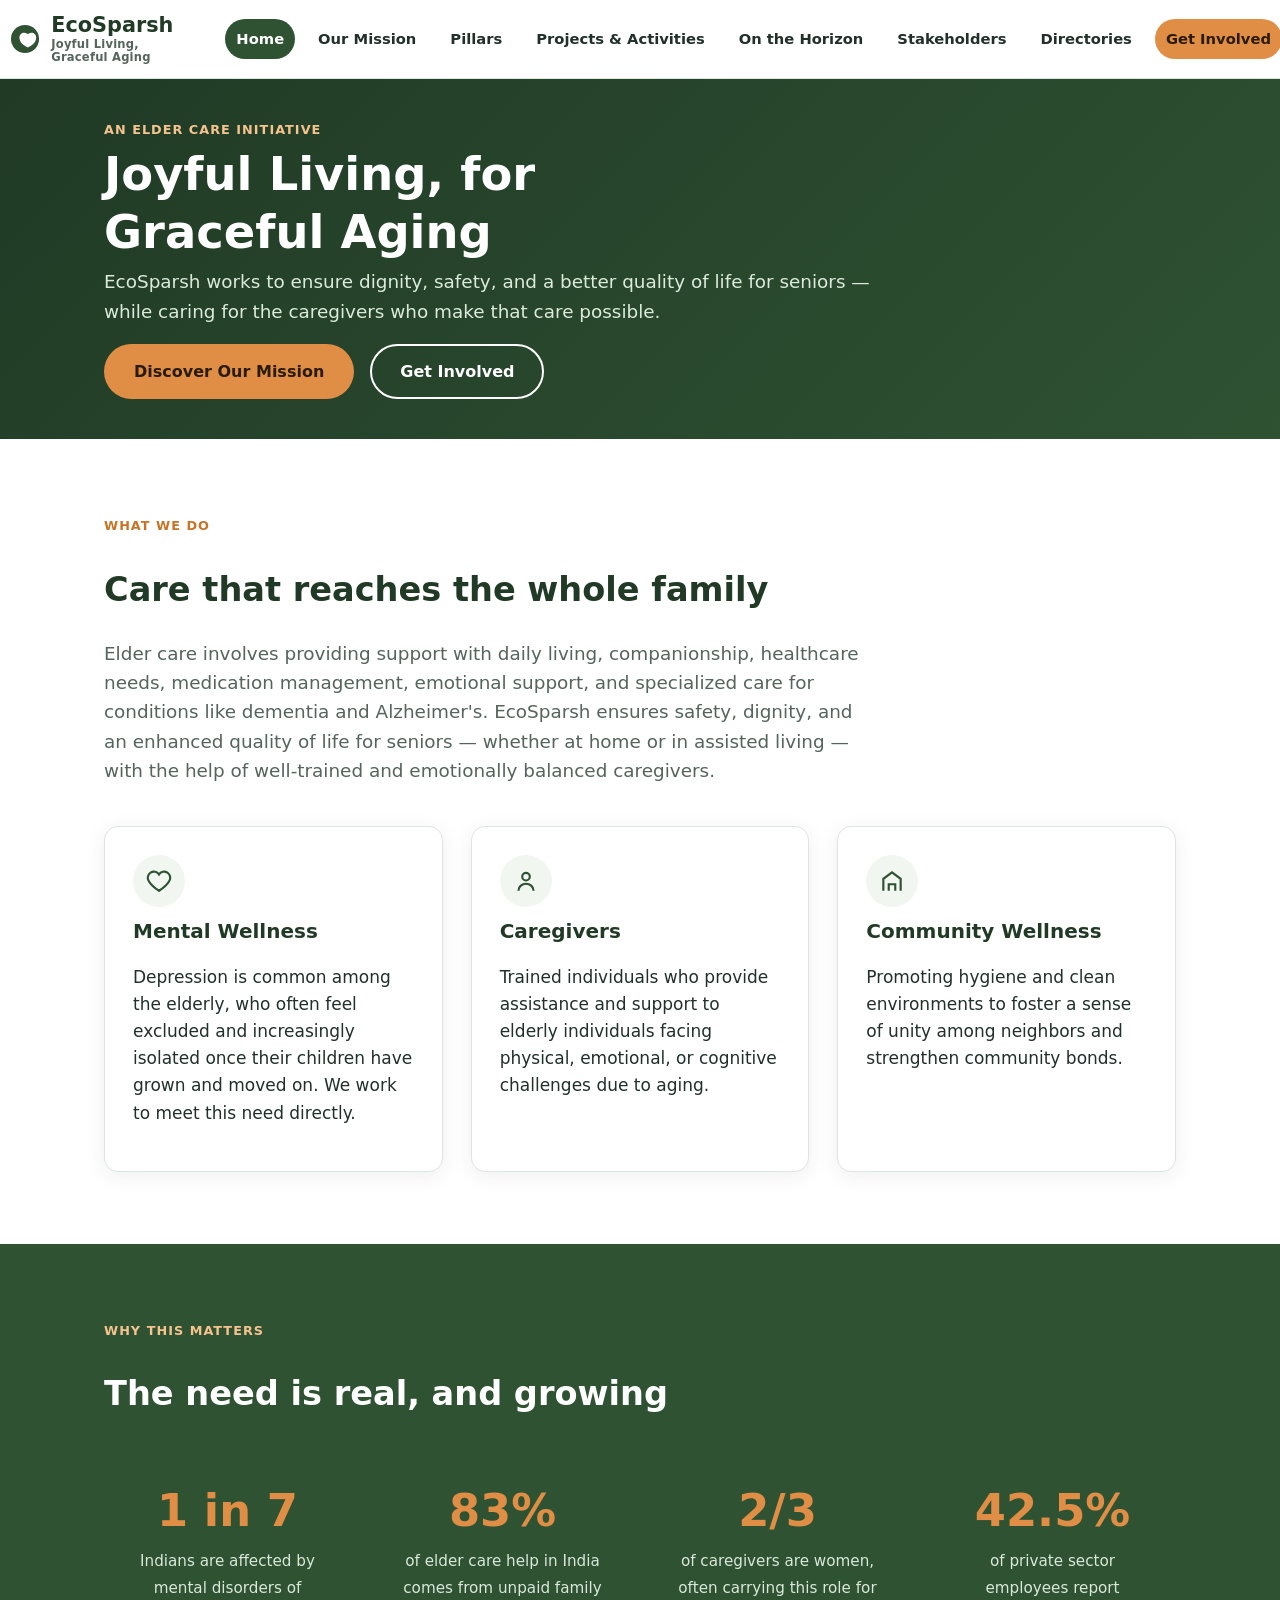
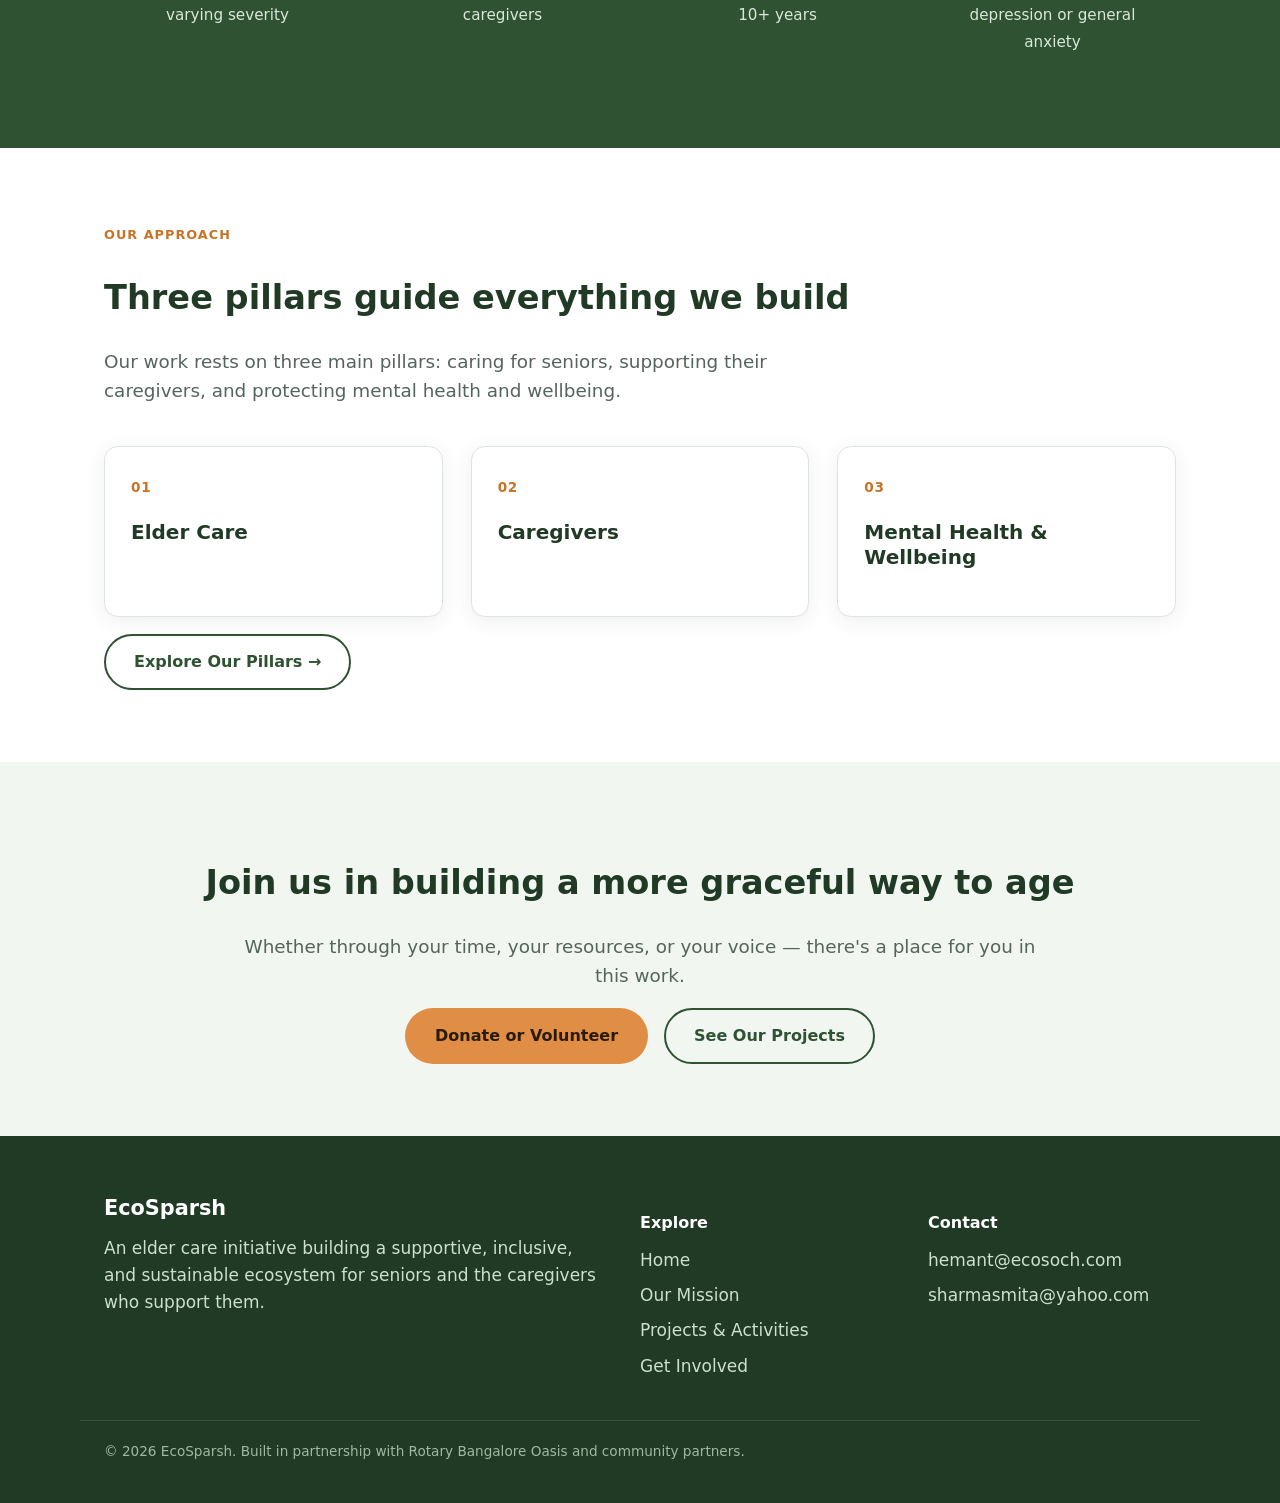
<file: index.html>
<!DOCTYPE html>
<html lang="en">
<head>
<meta charset="UTF-8">
<meta name="viewport" content="width=device-width, initial-scale=1.0">
<title>EcoSparsh — Joyful Living, for Graceful Aging</title>
<meta name="description" content="EcoSparsh is an elder care initiative building a supportive, inclusive, and sustainable ecosystem for seniors and the caregivers who support them.">
<link rel="icon" href="data:image/svg+xml,%3Csvg xmlns='http://www.w3.org/2000/svg' viewBox='0 0 40 40'%3E%3Ccircle cx='20' cy='20' r='20' fill='%232F5233'/%3E%3Cpath d='M20 30c-5-3-8-7-8-12 0-4 3-7 7-7 3 0 5 2 5 2s2-2 5-2c4 0 7 3 7 7 0 5-3 9-8 12l-4 2-4-2z' fill='%23fff'/%3E%3C/svg%3E">
<link rel="stylesheet" href="css/style.css">
</head>
<body>

<header class="site-header">
  <div class="container nav-wrap">
    <a class="brand" href="index.html">
      <svg width="40" height="40" viewBox="0 0 40 40" aria-hidden="true">
        <circle cx="20" cy="20" r="20" fill="#2F5233"/>
        <path d="M20 30c-5-3-8-7-8-12 0-4 3-7 7-7 3 0 5 2 5 2s2-2 5-2c4 0 7 3 7 7 0 5-3 9-8 12l-4 2-4-2z" fill="#fff"/>
      </svg>
      <span class="brand-text"><strong>EcoSparsh</strong><small>Joyful Living, Graceful Aging</small></span>
    </a>
    <button class="nav-toggle" aria-label="Toggle navigation" aria-expanded="false">
      <span></span><span></span><span></span>
    </button>
    <nav class="site-nav">
      <ul>
        <li><a href="index.html" class="active">Home</a></li>
        <li><a href="mission.html">Our Mission</a></li>
        <li><a href="pillars.html">Pillars</a></li>
        <li><a href="projects.html">Projects &amp; Activities</a></li>
        <li><a href="events.html">On the Horizon</a></li>
        <li><a href="stakeholders.html">Stakeholders</a></li>
        <li><a href="directories.html">Directories</a></li>
        <li><a href="get-involved.html" class="nav-cta">Get Involved</a></li>
      </ul>
    </nav>
  </div>
</header>

<main>

  <section class="hero">
    <div class="container">
      <span class="eyebrow">An Elder Care Initiative</span>
      <h1>Joyful Living, for Graceful Aging</h1>
      <p class="lede">EcoSparsh works to ensure dignity, safety, and a better quality of life for seniors — while caring for the caregivers who make that care possible.</p>
      <div class="btn-row">
        <a href="mission.html" class="btn btn-accent">Discover Our Mission</a>
        <a href="get-involved.html" class="btn btn-outline">Get Involved</a>
      </div>
    </div>
  </section>

  <section class="section">
    <div class="container">
      <div class="section-head">
        <span class="eyebrow">What We Do</span>
        <h2>Care that reaches the whole family</h2>
        <p class="lede">
          Elder care involves providing support with daily living, companionship, healthcare needs, medication
          management, emotional support, and specialized care for conditions like dementia and Alzheimer's.
          EcoSparsh ensures safety, dignity, and an enhanced quality of life for seniors — whether at home or
          in assisted living — with the help of well-trained and emotionally balanced caregivers.
        </p>
      </div>

      <div class="grid grid-3">
        <div class="card">
          <div class="icon-badge">
            <svg viewBox="0 0 24 24" fill="none" stroke="#2F5233" stroke-width="2"><path d="M12 21s-7-4.5-9.5-9A5.5 5.5 0 0 1 12 6a5.5 5.5 0 0 1 9.5 6c-2.5 4.5-9.5 9-9.5 9z"/></svg>
          </div>
          <h3>Mental Wellness</h3>
          <p>Depression is common among the elderly, who often feel excluded and increasingly isolated once their children have grown and moved on. We work to meet this need directly.</p>
        </div>
        <div class="card">
          <div class="icon-badge">
            <svg viewBox="0 0 24 24" fill="none" stroke="#2F5233" stroke-width="2"><circle cx="12" cy="8" r="3.5"/><path d="M5 21c0-4 3.5-6.5 7-6.5S19 17 19 21"/></svg>
          </div>
          <h3>Caregivers</h3>
          <p>Trained individuals who provide assistance and support to elderly individuals facing physical, emotional, or cognitive challenges due to aging.</p>
        </div>
        <div class="card">
          <div class="icon-badge">
            <svg viewBox="0 0 24 24" fill="none" stroke="#2F5233" stroke-width="2"><path d="M4 21V10l8-6 8 6v11"/><path d="M9 21v-6h6v6"/></svg>
          </div>
          <h3>Community Wellness</h3>
          <p>Promoting hygiene and clean environments to foster a sense of unity among neighbors and strengthen community bonds.</p>
        </div>
      </div>
    </div>
  </section>

  <section class="section section-primary">
    <div class="container">
      <div class="section-head">
        <span class="eyebrow">Why This Matters</span>
        <h2>The need is real, and growing</h2>
      </div>
      <div class="grid grid-4">
        <div class="stat">
          <span class="stat-num">1 in 7</span>
          <span class="stat-label">Indians are affected by mental disorders of varying severity</span>
        </div>
        <div class="stat">
          <span class="stat-num">83%</span>
          <span class="stat-label">of elder care help in India comes from unpaid family caregivers</span>
        </div>
        <div class="stat">
          <span class="stat-num">2/3</span>
          <span class="stat-label">of caregivers are women, often carrying this role for 10+ years</span>
        </div>
        <div class="stat">
          <span class="stat-num">42.5%</span>
          <span class="stat-label">of private sector employees report depression or general anxiety</span>
        </div>
      </div>
    </div>
  </section>

  <section class="section">
    <div class="container">
      <div class="section-head">
        <span class="eyebrow">Our Approach</span>
        <h2>Three pillars guide everything we build</h2>
        <p class="lede">Our work rests on three main pillars: caring for seniors, supporting their caregivers, and protecting mental health and wellbeing.</p>
      </div>
      <div class="grid grid-3">
        <div class="pillar-card"><span class="pillar-index">01</span><h3>Elder Care</h3></div>
        <div class="pillar-card"><span class="pillar-index">02</span><h3>Caregivers</h3></div>
        <div class="pillar-card"><span class="pillar-index">03</span><h3>Mental Health &amp; Wellbeing</h3></div>
      </div>
      <div class="btn-row"><a href="pillars.html" class="btn btn-outline-dark">Explore Our Pillars →</a></div>
    </div>
  </section>

  <section class="section section-alt">
    <div class="container" style="text-align:center;">
      <h2>Join us in building a more graceful way to age</h2>
      <p class="lede" style="margin:0 auto 0;">Whether through your time, your resources, or your voice — there's a place for you in this work.</p>
      <div class="btn-row" style="justify-content:center;">
        <a href="get-involved.html" class="btn btn-accent">Donate or Volunteer</a>
        <a href="projects.html" class="btn btn-outline-dark">See Our Projects</a>
      </div>
    </div>
  </section>

</main>

<footer class="site-footer">
  <div class="container footer-grid">
    <div>
      <span class="footer-brand">EcoSparsh</span>
      <p>An elder care initiative building a supportive, inclusive, and sustainable ecosystem for seniors and the caregivers who support them.</p>
    </div>
    <div>
      <h4>Explore</h4>
      <ul>
        <li><a href="index.html">Home</a></li>
        <li><a href="mission.html">Our Mission</a></li>
        <li><a href="projects.html">Projects &amp; Activities</a></li>
        <li><a href="get-involved.html">Get Involved</a></li>
      </ul>
    </div>
    <div>
      <h4>Contact</h4>
      <ul>
        <li><a href="mailto:hemant@ecosoch.com">hemant@ecosoch.com</a></li>
        <li><a href="mailto:sharmasmita@yahoo.com">sharmasmita@yahoo.com</a></li>
      </ul>
    </div>
  </div>
  <div class="container footer-bottom">
    <p>&copy; 2026 EcoSparsh. Built in partnership with Rotary Bangalore Oasis and community partners.</p>
  </div>
</footer>

<script src="js/main.js"></script>
</body>
</html>
</file>
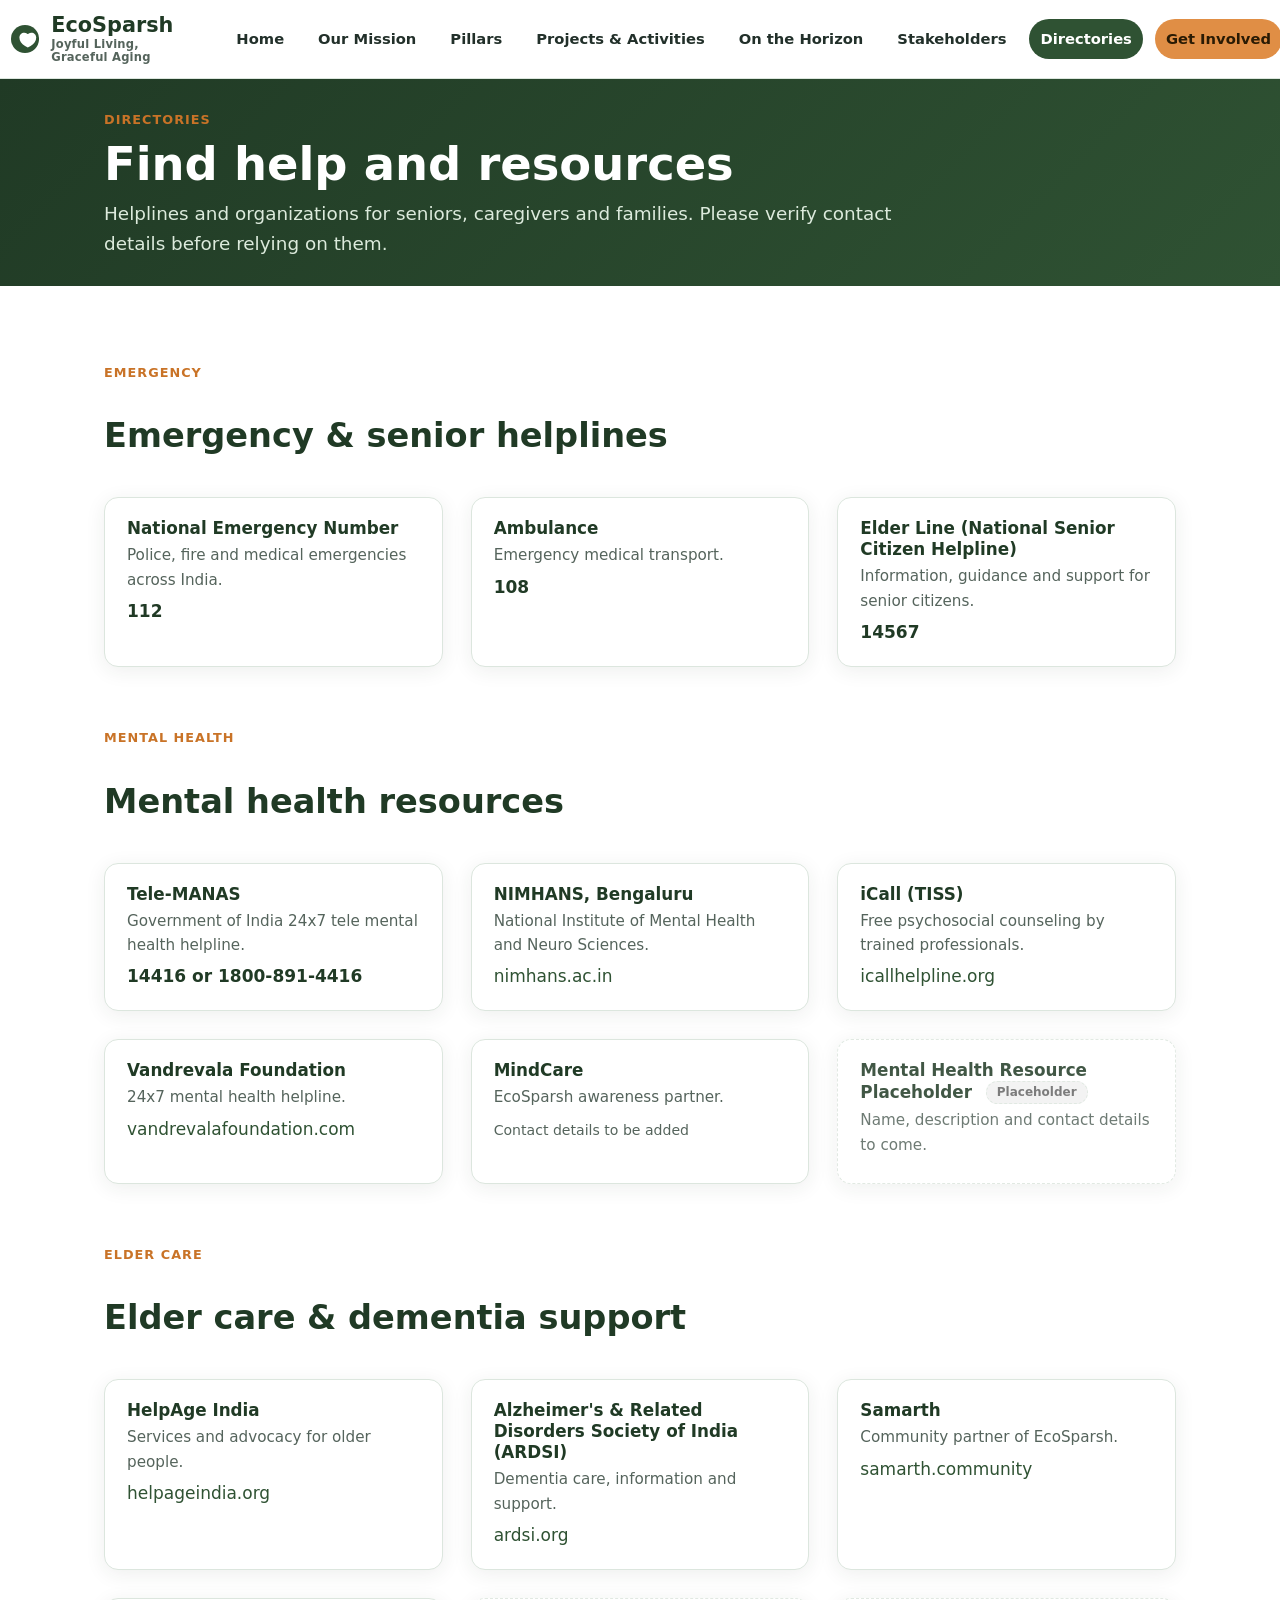
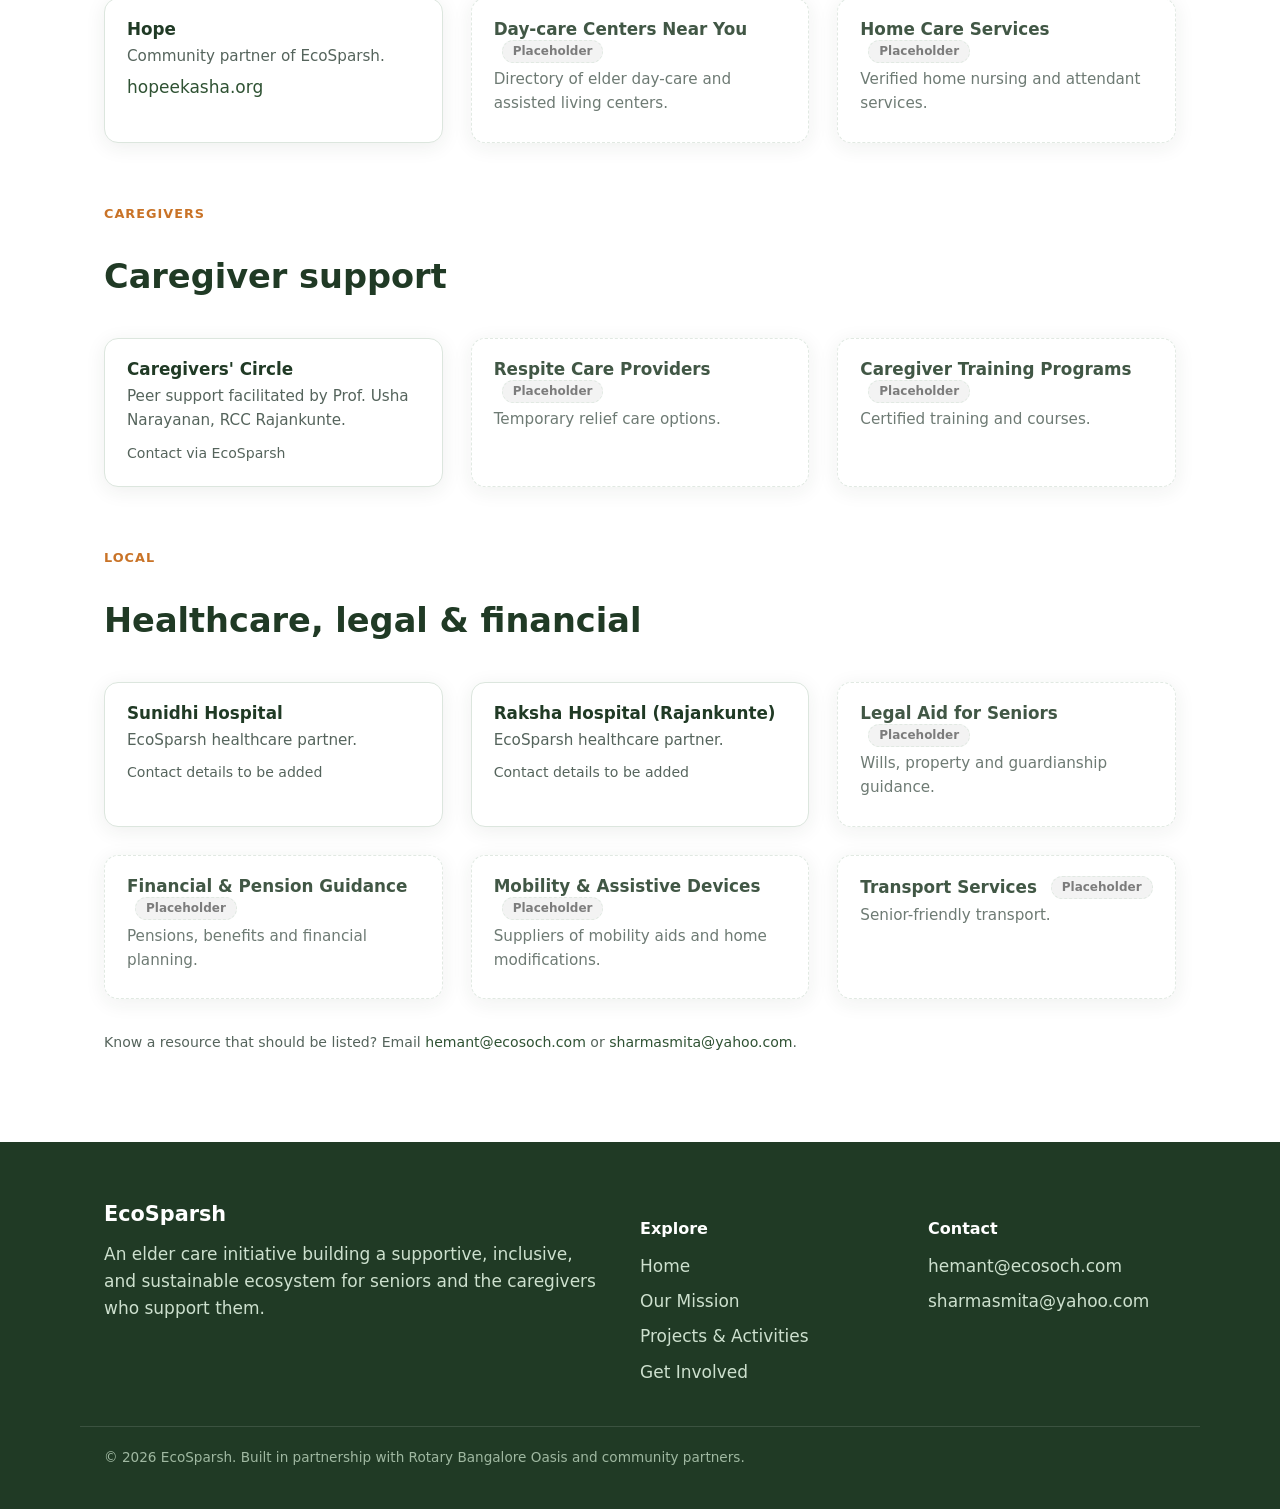
<file: directories.html>
<!DOCTYPE html>
<html lang="en">
<head>
<meta charset="UTF-8">
<meta name="viewport" content="width=device-width, initial-scale=1.0">
<title>Directories — EcoSparsh</title>
<meta name="description" content="Helplines and resources for seniors, caregivers and mental health.">
<link rel="icon" href="data:image/svg+xml,%3Csvg xmlns='http://www.w3.org/2000/svg' viewBox='0 0 40 40'%3E%3Ccircle cx='20' cy='20' r='20' fill='%232F5233'/%3E%3Cpath d='M20 30c-5-3-8-7-8-12 0-4 3-7 7-7 3 0 5 2 5 2s2-2 5-2c4 0 7 3 7 7 0 5-3 9-8 12l-4 2-4-2z' fill='%23fff'/%3E%3C/svg%3E">
<link rel="stylesheet" href="css/style.css">
</head>
<body>

<header class="site-header">
  <div class="container nav-wrap">
    <a class="brand" href="index.html">
      <svg width="40" height="40" viewBox="0 0 40 40" aria-hidden="true">
        <circle cx="20" cy="20" r="20" fill="#2F5233"/>
        <path d="M20 30c-5-3-8-7-8-12 0-4 3-7 7-7 3 0 5 2 5 2s2-2 5-2c4 0 7 3 7 7 0 5-3 9-8 12l-4 2-4-2z" fill="#fff"/>
      </svg>
      <span class="brand-text"><strong>EcoSparsh</strong><small>Joyful Living, Graceful Aging</small></span>
    </a>
    <button class="nav-toggle" aria-label="Toggle navigation" aria-expanded="false">
      <span></span><span></span><span></span>
    </button>
    <nav class="site-nav">
      <ul>
        <li><a href="index.html">Home</a></li>
        <li><a href="mission.html">Our Mission</a></li>
        <li><a href="pillars.html">Pillars</a></li>
        <li><a href="projects.html">Projects &amp; Activities</a></li>
        <li><a href="events.html">On the Horizon</a></li>
        <li><a href="stakeholders.html">Stakeholders</a></li>
        <li><a href="directories.html" class="active">Directories</a></li>
        <li><a href="get-involved.html" class="nav-cta">Get Involved</a></li>
      </ul>
    </nav>
  </div>
</header>

<main>
  <section class="page-banner">
    <div class="container">
      <span class="eyebrow">Directories</span>
      <h1>Find help and resources</h1>
      <p class="lede">Helplines and organizations for seniors, caregivers and families. Please verify contact details before relying on them.</p>
    </div>
  </section>

  <section class="section">
    <div class="container">

      <div class="section-head"><span class="eyebrow">Emergency</span><h2>Emergency &amp; senior helplines</h2></div>
      <div class="grid grid-3">
        <div class="card compact dir-item"><h3>National Emergency Number</h3><p>Police, fire and medical emergencies across India.</p><span class="contact">112</span></div>
        <div class="card compact dir-item"><h3>Ambulance</h3><p>Emergency medical transport.</p><span class="contact">108</span></div>
        <div class="card compact dir-item"><h3>Elder Line (National Senior Citizen Helpline)</h3><p>Information, guidance and support for senior citizens.</p><span class="contact">14567</span></div>
      </div>

      <div class="section-head" style="margin-top:56px;"><span class="eyebrow">Mental Health</span><h2>Mental health resources</h2></div>
      <div class="grid grid-3">
        <div class="card compact dir-item"><h3>Tele-MANAS</h3><p>Government of India 24x7 tele mental health helpline.</p><span class="contact">14416 or 1800-891-4416</span></div>
        <div class="card compact dir-item"><h3>NIMHANS, Bengaluru</h3><p>National Institute of Mental Health and Neuro Sciences.</p><a href="https://nimhans.ac.in" target="_blank" rel="noopener">nimhans.ac.in</a></div>
        <div class="card compact dir-item"><h3>iCall (TISS)</h3><p>Free psychosocial counseling by trained professionals.</p><a href="https://icallhelpline.org" target="_blank" rel="noopener">icallhelpline.org</a></div>
        <div class="card compact dir-item"><h3>Vandrevala Foundation</h3><p>24x7 mental health helpline.</p><a href="https://www.vandrevalafoundation.com" target="_blank" rel="noopener">vandrevalafoundation.com</a></div>
        <div class="card compact dir-item"><h3>MindCare</h3><p>EcoSparsh awareness partner.</p><span class="note">Contact details to be added</span></div>
        <div class="card compact dir-item placeholder"><h3>Mental Health Resource Placeholder <span class="badge badge-ph">Placeholder</span></h3><p>Name, description and contact details to come.</p></div>
      </div>

      <div class="section-head" style="margin-top:56px;"><span class="eyebrow">Elder Care</span><h2>Elder care &amp; dementia support</h2></div>
      <div class="grid grid-3">
        <div class="card compact dir-item"><h3>HelpAge India</h3><p>Services and advocacy for older people.</p><a href="https://www.helpageindia.org" target="_blank" rel="noopener">helpageindia.org</a></div>
        <div class="card compact dir-item"><h3>Alzheimer's &amp; Related Disorders Society of India (ARDSI)</h3><p>Dementia care, information and support.</p><a href="https://ardsi.org" target="_blank" rel="noopener">ardsi.org</a></div>
        <div class="card compact dir-item"><h3>Samarth</h3><p>Community partner of EcoSparsh.</p><a href="https://samarth.community/" target="_blank" rel="noopener">samarth.community</a></div>
        <div class="card compact dir-item"><h3>Hope</h3><p>Community partner of EcoSparsh.</p><a href="https://www.hopeekasha.org" target="_blank" rel="noopener">hopeekasha.org</a></div>
        <div class="card compact dir-item placeholder"><h3>Day-care Centers Near You <span class="badge badge-ph">Placeholder</span></h3><p>Directory of elder day-care and assisted living centers.</p></div>
        <div class="card compact dir-item placeholder"><h3>Home Care Services <span class="badge badge-ph">Placeholder</span></h3><p>Verified home nursing and attendant services.</p></div>
      </div>

      <div class="section-head" style="margin-top:56px;"><span class="eyebrow">Caregivers</span><h2>Caregiver support</h2></div>
      <div class="grid grid-3">
        <div class="card compact dir-item"><h3>Caregivers' Circle</h3><p>Peer support facilitated by Prof. Usha Narayanan, RCC Rajankunte.</p><span class="note">Contact via EcoSparsh</span></div>
        <div class="card compact dir-item placeholder"><h3>Respite Care Providers <span class="badge badge-ph">Placeholder</span></h3><p>Temporary relief care options.</p></div>
        <div class="card compact dir-item placeholder"><h3>Caregiver Training Programs <span class="badge badge-ph">Placeholder</span></h3><p>Certified training and courses.</p></div>
      </div>

      <div class="section-head" style="margin-top:56px;"><span class="eyebrow">Local</span><h2>Healthcare, legal &amp; financial</h2></div>
      <div class="grid grid-3">
        <div class="card compact dir-item"><h3>Sunidhi Hospital</h3><p>EcoSparsh healthcare partner.</p><span class="note">Contact details to be added</span></div>
        <div class="card compact dir-item"><h3>Raksha Hospital (Rajankunte)</h3><p>EcoSparsh healthcare partner.</p><span class="note">Contact details to be added</span></div>
        <div class="card compact dir-item placeholder"><h3>Legal Aid for Seniors <span class="badge badge-ph">Placeholder</span></h3><p>Wills, property and guardianship guidance.</p></div>
        <div class="card compact dir-item placeholder"><h3>Financial &amp; Pension Guidance <span class="badge badge-ph">Placeholder</span></h3><p>Pensions, benefits and financial planning.</p></div>
        <div class="card compact dir-item placeholder"><h3>Mobility &amp; Assistive Devices <span class="badge badge-ph">Placeholder</span></h3><p>Suppliers of mobility aids and home modifications.</p></div>
        <div class="card compact dir-item placeholder"><h3>Transport Services <span class="badge badge-ph">Placeholder</span></h3><p>Senior-friendly transport.</p></div>
      </div>

      <p class="note" style="margin-top:32px;">Know a resource that should be listed? Email <a href="mailto:hemant@ecosoch.com">hemant@ecosoch.com</a> or <a href="mailto:sharmasmita@yahoo.com">sharmasmita@yahoo.com</a>.</p>
    </div>
  </section>
</main>

<footer class="site-footer">
  <div class="container footer-grid">
    <div>
      <span class="footer-brand">EcoSparsh</span>
      <p>An elder care initiative building a supportive, inclusive, and sustainable ecosystem for seniors and the caregivers who support them.</p>
    </div>
    <div>
      <h4>Explore</h4>
      <ul>
        <li><a href="index.html">Home</a></li>
        <li><a href="mission.html">Our Mission</a></li>
        <li><a href="projects.html">Projects &amp; Activities</a></li>
        <li><a href="get-involved.html">Get Involved</a></li>
      </ul>
    </div>
    <div>
      <h4>Contact</h4>
      <ul>
        <li><a href="mailto:hemant@ecosoch.com">hemant@ecosoch.com</a></li>
        <li><a href="mailto:sharmasmita@yahoo.com">sharmasmita@yahoo.com</a></li>
      </ul>
    </div>
  </div>
  <div class="container footer-bottom">
    <p>&copy; 2026 EcoSparsh. Built in partnership with Rotary Bangalore Oasis and community partners.</p>
  </div>
</footer>

<script src="js/main.js"></script>
</body>
</html>
</file>
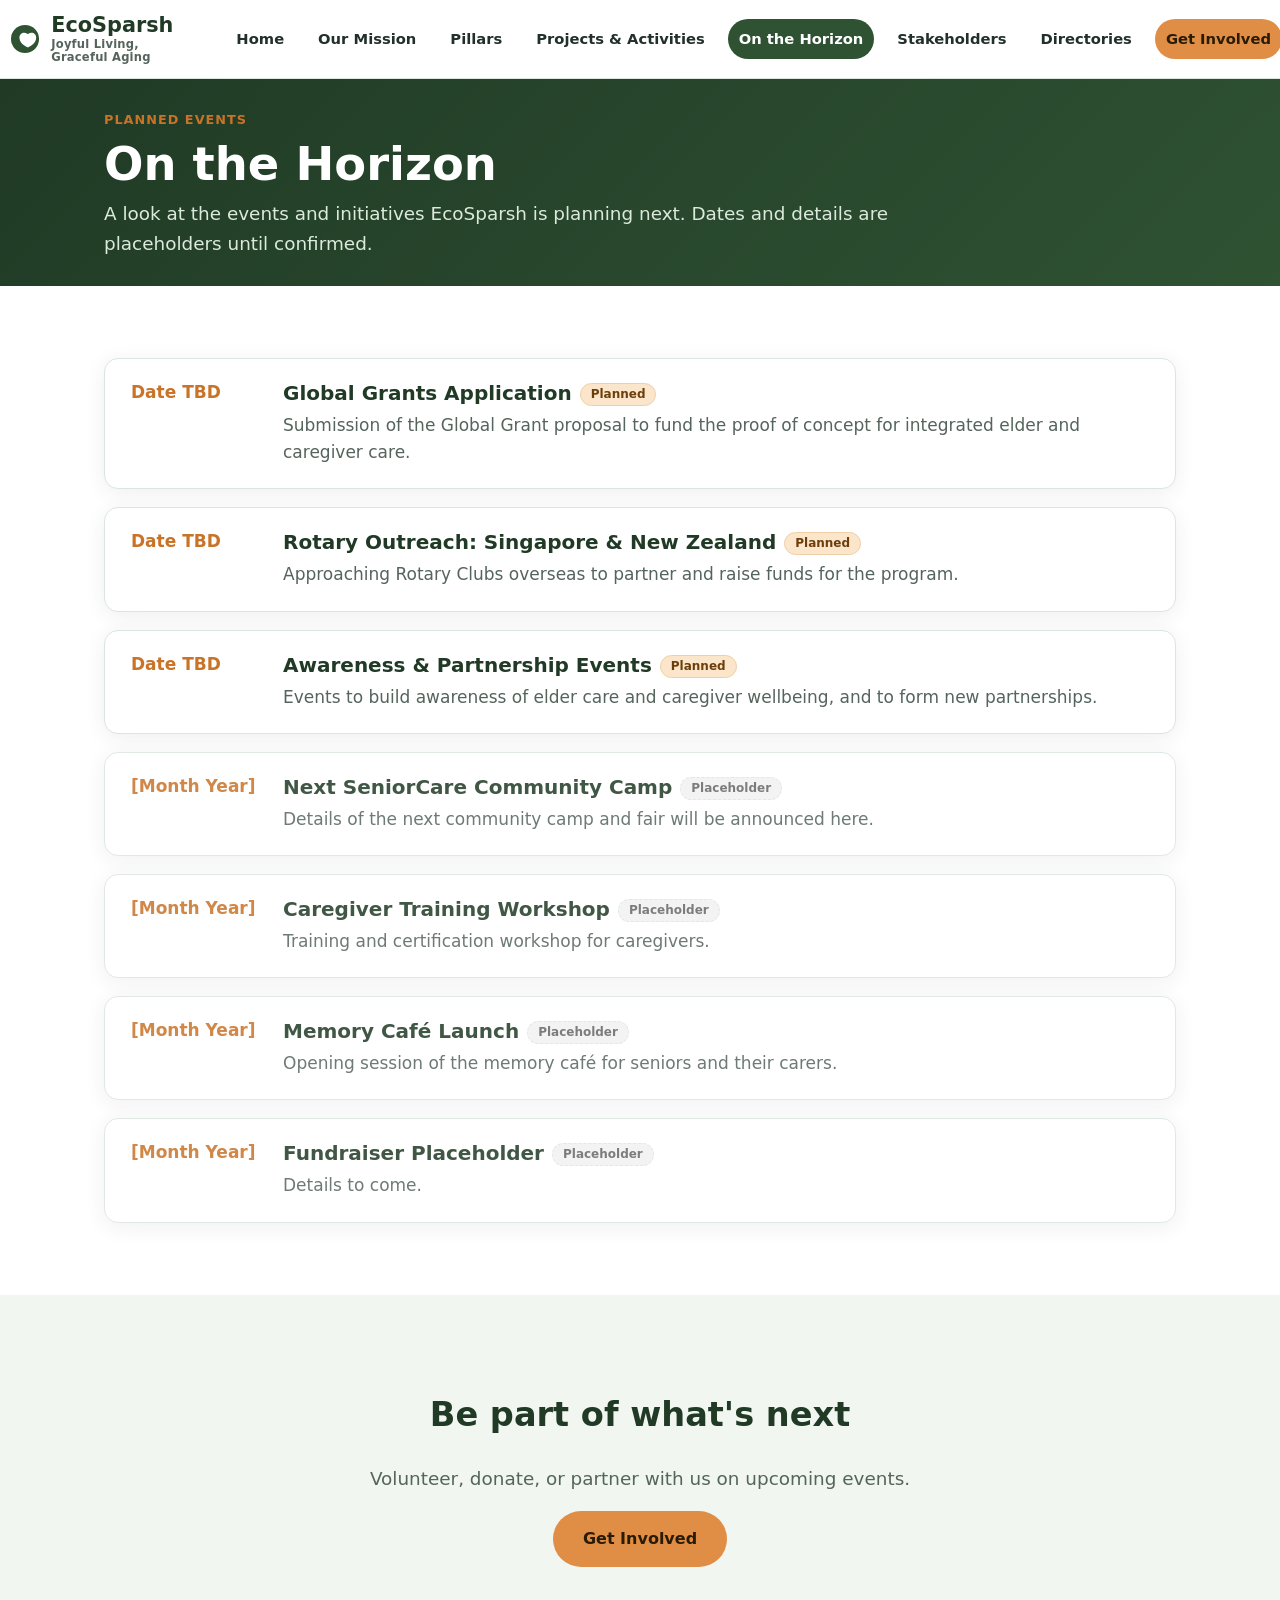
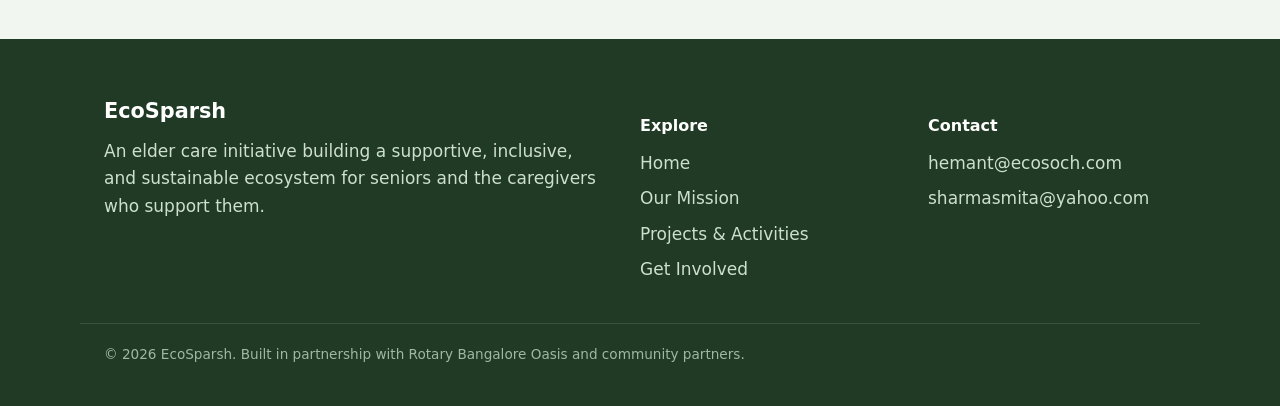
<file: events.html>
<!DOCTYPE html>
<html lang="en">
<head>
<meta charset="UTF-8">
<meta name="viewport" content="width=device-width, initial-scale=1.0">
<title>On the Horizon — EcoSparsh</title>
<meta name="description" content="EcoSparsh's planned future events.">
<link rel="icon" href="data:image/svg+xml,%3Csvg xmlns='http://www.w3.org/2000/svg' viewBox='0 0 40 40'%3E%3Ccircle cx='20' cy='20' r='20' fill='%232F5233'/%3E%3Cpath d='M20 30c-5-3-8-7-8-12 0-4 3-7 7-7 3 0 5 2 5 2s2-2 5-2c4 0 7 3 7 7 0 5-3 9-8 12l-4 2-4-2z' fill='%23fff'/%3E%3C/svg%3E">
<link rel="stylesheet" href="css/style.css">
</head>
<body>

<header class="site-header">
  <div class="container nav-wrap">
    <a class="brand" href="index.html">
      <svg width="40" height="40" viewBox="0 0 40 40" aria-hidden="true">
        <circle cx="20" cy="20" r="20" fill="#2F5233"/>
        <path d="M20 30c-5-3-8-7-8-12 0-4 3-7 7-7 3 0 5 2 5 2s2-2 5-2c4 0 7 3 7 7 0 5-3 9-8 12l-4 2-4-2z" fill="#fff"/>
      </svg>
      <span class="brand-text"><strong>EcoSparsh</strong><small>Joyful Living, Graceful Aging</small></span>
    </a>
    <button class="nav-toggle" aria-label="Toggle navigation" aria-expanded="false">
      <span></span><span></span><span></span>
    </button>
    <nav class="site-nav">
      <ul>
        <li><a href="index.html">Home</a></li>
        <li><a href="mission.html">Our Mission</a></li>
        <li><a href="pillars.html">Pillars</a></li>
        <li><a href="projects.html">Projects &amp; Activities</a></li>
        <li><a href="events.html" class="active">On the Horizon</a></li>
        <li><a href="stakeholders.html">Stakeholders</a></li>
        <li><a href="directories.html">Directories</a></li>
        <li><a href="get-involved.html" class="nav-cta">Get Involved</a></li>
      </ul>
    </nav>
  </div>
</header>

<main>
  <section class="page-banner">
    <div class="container">
      <span class="eyebrow">Planned Events</span>
      <h1>On the Horizon</h1>
      <p class="lede">A look at the events and initiatives EcoSparsh is planning next. Dates and details are placeholders until confirmed.</p>
    </div>
  </section>

  <section class="section">
    <div class="container">
      <div class="timeline">
        <div class="event-row">
          <div class="event-date">Date TBD</div>
          <div><h3>Global Grants Application<span class="badge badge-live">Planned</span></h3><p>Submission of the Global Grant proposal to fund the proof of concept for integrated elder and caregiver care.</p></div>
        </div>
        <div class="event-row">
          <div class="event-date">Date TBD</div>
          <div><h3>Rotary Outreach: Singapore &amp; New Zealand<span class="badge badge-live">Planned</span></h3><p>Approaching Rotary Clubs overseas to partner and raise funds for the program.</p></div>
        </div>
        <div class="event-row">
          <div class="event-date">Date TBD</div>
          <div><h3>Awareness &amp; Partnership Events<span class="badge badge-live">Planned</span></h3><p>Events to build awareness of elder care and caregiver wellbeing, and to form new partnerships.</p></div>
        </div>
        <div class="event-row placeholder">
          <div class="event-date">[Month Year]</div>
          <div><h3>Next SeniorCare Community Camp<span class="badge badge-ph">Placeholder</span></h3><p>Details of the next community camp and fair will be announced here.</p></div>
        </div>
        <div class="event-row placeholder">
          <div class="event-date">[Month Year]</div>
          <div><h3>Caregiver Training Workshop<span class="badge badge-ph">Placeholder</span></h3><p>Training and certification workshop for caregivers.</p></div>
        </div>
        <div class="event-row placeholder">
          <div class="event-date">[Month Year]</div>
          <div><h3>Memory Café Launch<span class="badge badge-ph">Placeholder</span></h3><p>Opening session of the memory café for seniors and their carers.</p></div>
        </div>
        <div class="event-row placeholder">
          <div class="event-date">[Month Year]</div>
          <div><h3>Fundraiser Placeholder<span class="badge badge-ph">Placeholder</span></h3><p>Details to come.</p></div>
        </div>
      </div>
    </div>
  </section>

  <section class="section section-alt">
    <div class="container" style="text-align:center;">
      <h2>Be part of what's next</h2>
      <p class="lede" style="margin:0 auto;">Volunteer, donate, or partner with us on upcoming events.</p>
      <div class="btn-row" style="justify-content:center;"><a href="get-involved.html" class="btn btn-accent">Get Involved</a></div>
    </div>
  </section>
</main>

<footer class="site-footer">
  <div class="container footer-grid">
    <div>
      <span class="footer-brand">EcoSparsh</span>
      <p>An elder care initiative building a supportive, inclusive, and sustainable ecosystem for seniors and the caregivers who support them.</p>
    </div>
    <div>
      <h4>Explore</h4>
      <ul>
        <li><a href="index.html">Home</a></li>
        <li><a href="mission.html">Our Mission</a></li>
        <li><a href="projects.html">Projects &amp; Activities</a></li>
        <li><a href="get-involved.html">Get Involved</a></li>
      </ul>
    </div>
    <div>
      <h4>Contact</h4>
      <ul>
        <li><a href="mailto:hemant@ecosoch.com">hemant@ecosoch.com</a></li>
        <li><a href="mailto:sharmasmita@yahoo.com">sharmasmita@yahoo.com</a></li>
      </ul>
    </div>
  </div>
  <div class="container footer-bottom">
    <p>&copy; 2026 EcoSparsh. Built in partnership with Rotary Bangalore Oasis and community partners.</p>
  </div>
</footer>

<script src="js/main.js"></script>
</body>
</html>
</file>
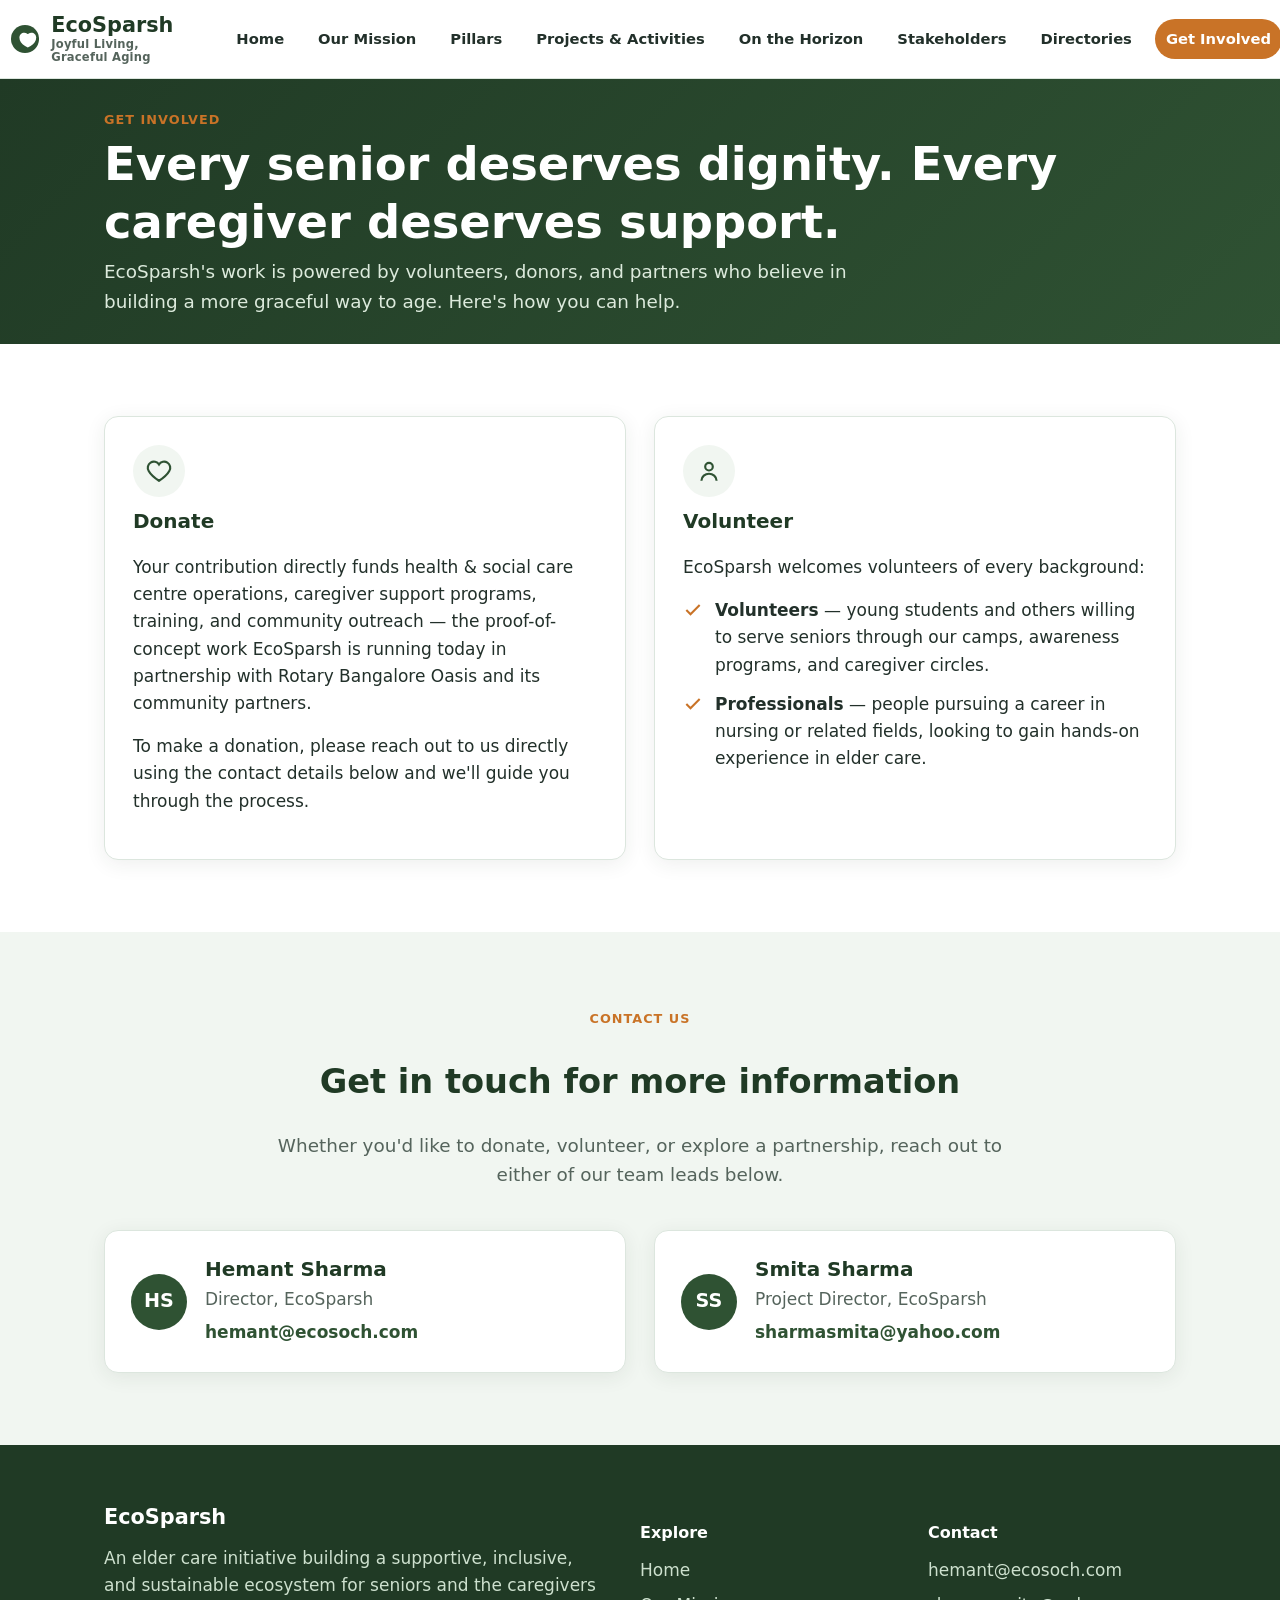
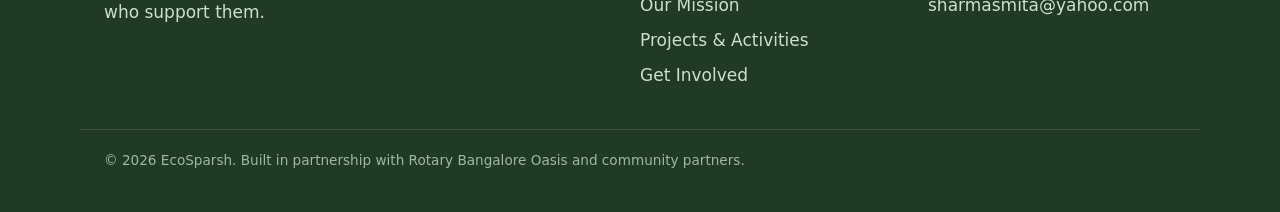
<file: get-involved.html>
<!DOCTYPE html>
<html lang="en">
<head>
<meta charset="UTF-8">
<meta name="viewport" content="width=device-width, initial-scale=1.0">
<title>Get Involved — EcoSparsh</title>
<meta name="description" content="Donate or volunteer with EcoSparsh.">
<link rel="icon" href="data:image/svg+xml,%3Csvg xmlns='http://www.w3.org/2000/svg' viewBox='0 0 40 40'%3E%3Ccircle cx='20' cy='20' r='20' fill='%232F5233'/%3E%3Cpath d='M20 30c-5-3-8-7-8-12 0-4 3-7 7-7 3 0 5 2 5 2s2-2 5-2c4 0 7 3 7 7 0 5-3 9-8 12l-4 2-4-2z' fill='%23fff'/%3E%3C/svg%3E">
<link rel="stylesheet" href="css/style.css">
</head>
<body>

<header class="site-header">
  <div class="container nav-wrap">
    <a class="brand" href="index.html">
      <svg width="40" height="40" viewBox="0 0 40 40" aria-hidden="true">
        <circle cx="20" cy="20" r="20" fill="#2F5233"/>
        <path d="M20 30c-5-3-8-7-8-12 0-4 3-7 7-7 3 0 5 2 5 2s2-2 5-2c4 0 7 3 7 7 0 5-3 9-8 12l-4 2-4-2z" fill="#fff"/>
      </svg>
      <span class="brand-text"><strong>EcoSparsh</strong><small>Joyful Living, Graceful Aging</small></span>
    </a>
    <button class="nav-toggle" aria-label="Toggle navigation" aria-expanded="false">
      <span></span><span></span><span></span>
    </button>
    <nav class="site-nav">
      <ul>
        <li><a href="index.html">Home</a></li>
        <li><a href="mission.html">Our Mission</a></li>
        <li><a href="pillars.html">Pillars</a></li>
        <li><a href="projects.html">Projects &amp; Activities</a></li>
        <li><a href="events.html">On the Horizon</a></li>
        <li><a href="stakeholders.html">Stakeholders</a></li>
        <li><a href="directories.html">Directories</a></li>
        <li><a href="get-involved.html" class="nav-cta active">Get Involved</a></li>
      </ul>
    </nav>
  </div>
</header>

<main>

  <section class="page-banner">
    <div class="container">
      <span class="eyebrow">Get Involved</span>
      <h1>Every senior deserves dignity. Every caregiver deserves support.</h1>
      <p class="lede">EcoSparsh's work is powered by volunteers, donors, and partners who believe in building a more graceful way to age. Here's how you can help.</p>
    </div>
  </section>

  <section class="section">
    <div class="container">
      <div class="grid grid-2">

        <div class="card">
          <div class="icon-badge">
            <svg viewBox="0 0 24 24" fill="none" stroke="#2F5233" stroke-width="2"><path d="M12 21s-7-4.5-9.5-9A5.5 5.5 0 0 1 12 6a5.5 5.5 0 0 1 9.5 6c-2.5 4.5-9.5 9-9.5 9z"/></svg>
          </div>
          <h3>Donate</h3>
          <p>
            Your contribution directly funds health &amp; social care centre operations, caregiver support
            programs, training, and community outreach — the proof-of-concept work EcoSparsh is running today
            in partnership with Rotary Bangalore Oasis and its community partners.
          </p>
          <p>
            To make a donation, please reach out to us directly using the contact details below and we'll
            guide you through the process.
          </p>
        </div>

        <div class="card">
          <div class="icon-badge">
            <svg viewBox="0 0 24 24" fill="none" stroke="#2F5233" stroke-width="2"><circle cx="12" cy="8" r="3.5"/><path d="M5 21c0-4 3.5-6.5 7-6.5S19 17 19 21"/></svg>
          </div>
          <h3>Volunteer</h3>
          <p>
            EcoSparsh welcomes volunteers of every background:
          </p>
          <ul class="check-list">
            <li><svg viewBox="0 0 24 24" fill="none" stroke="currentColor" stroke-width="2.5"><path d="M20 6 9 17l-5-5"/></svg><span><strong>Volunteers</strong> — young students and others willing to serve seniors through our camps, awareness programs, and caregiver circles.</span></li>
            <li><svg viewBox="0 0 24 24" fill="none" stroke="currentColor" stroke-width="2.5"><path d="M20 6 9 17l-5-5"/></svg><span><strong>Professionals</strong> — people pursuing a career in nursing or related fields, looking to gain hands-on experience in elder care.</span></li>
          </ul>
        </div>

      </div>
    </div>
  </section>

  <section class="section section-alt">
    <div class="container" style="text-align:center;">
      <div class="section-head" style="margin: 0 auto 40px;">
        <span class="eyebrow">Contact Us</span>
        <h2>Get in touch for more information</h2>
        <p class="lede" style="margin: 0 auto;">Whether you'd like to donate, volunteer, or explore a partnership, reach out to either of our team leads below.</p>
      </div>
      <div class="grid grid-2" style="text-align:left;">
        <div class="contact-card">
          <div class="avatar">HS</div>
          <div>
            <h3 style="margin:0 0 4px;">Hemant Sharma</h3>
            <p style="margin:0 0 6px; color: var(--color-text-muted);">Director, EcoSparsh</p>
            <a href="mailto:hemant@ecosoch.com">hemant@ecosoch.com</a>
          </div>
        </div>
        <div class="contact-card">
          <div class="avatar">SS</div>
          <div>
            <h3 style="margin:0 0 4px;">Smita Sharma</h3>
            <p style="margin:0 0 6px; color: var(--color-text-muted);">Project Director, EcoSparsh</p>
            <a href="mailto:sharmasmita@yahoo.com">sharmasmita@yahoo.com</a>
          </div>
        </div>
      </div>
    </div>
  </section>

</main>

<footer class="site-footer">
  <div class="container footer-grid">
    <div>
      <span class="footer-brand">EcoSparsh</span>
      <p>An elder care initiative building a supportive, inclusive, and sustainable ecosystem for seniors and the caregivers who support them.</p>
    </div>
    <div>
      <h4>Explore</h4>
      <ul>
        <li><a href="index.html">Home</a></li>
        <li><a href="mission.html">Our Mission</a></li>
        <li><a href="projects.html">Projects &amp; Activities</a></li>
        <li><a href="get-involved.html">Get Involved</a></li>
      </ul>
    </div>
    <div>
      <h4>Contact</h4>
      <ul>
        <li><a href="mailto:hemant@ecosoch.com">hemant@ecosoch.com</a></li>
        <li><a href="mailto:sharmasmita@yahoo.com">sharmasmita@yahoo.com</a></li>
      </ul>
    </div>
  </div>
  <div class="container footer-bottom">
    <p>&copy; 2026 EcoSparsh. Built in partnership with Rotary Bangalore Oasis and community partners.</p>
  </div>
</footer>

<script src="js/main.js"></script>
</body>
</html>
</file>
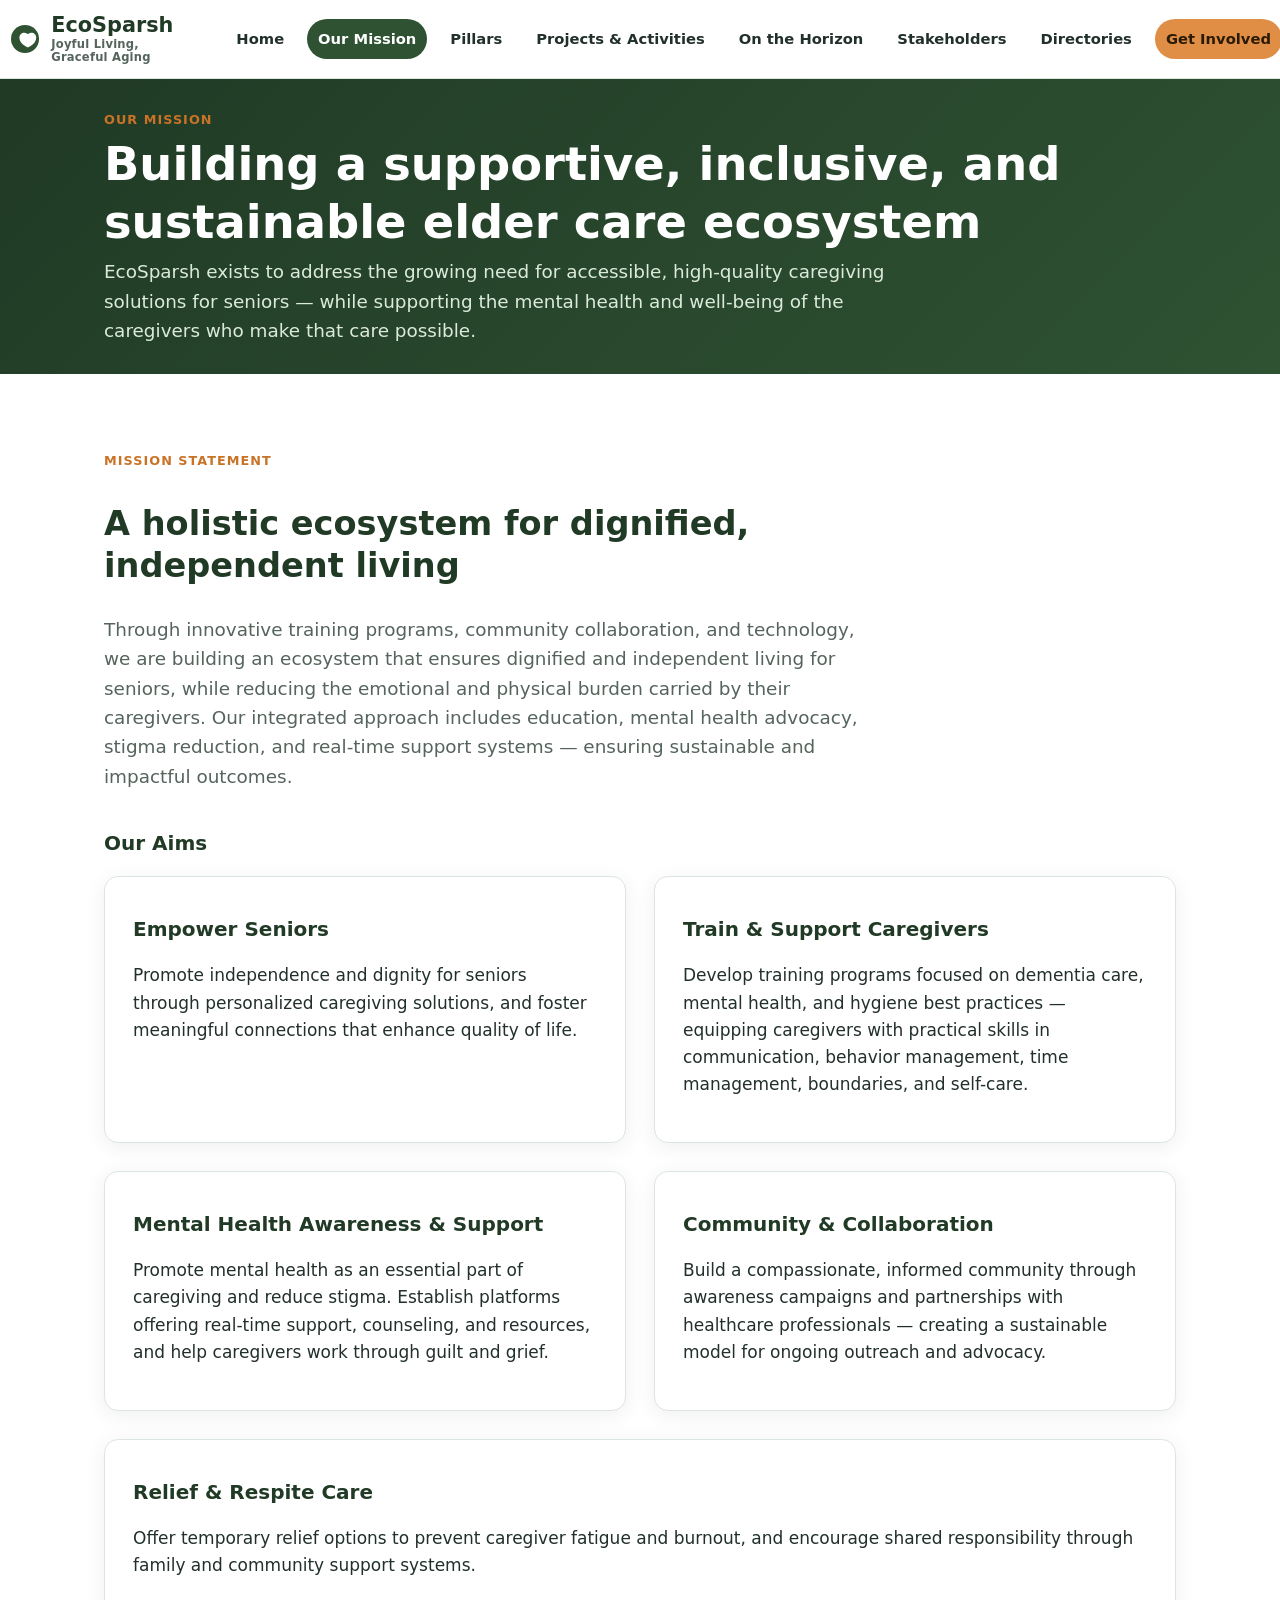
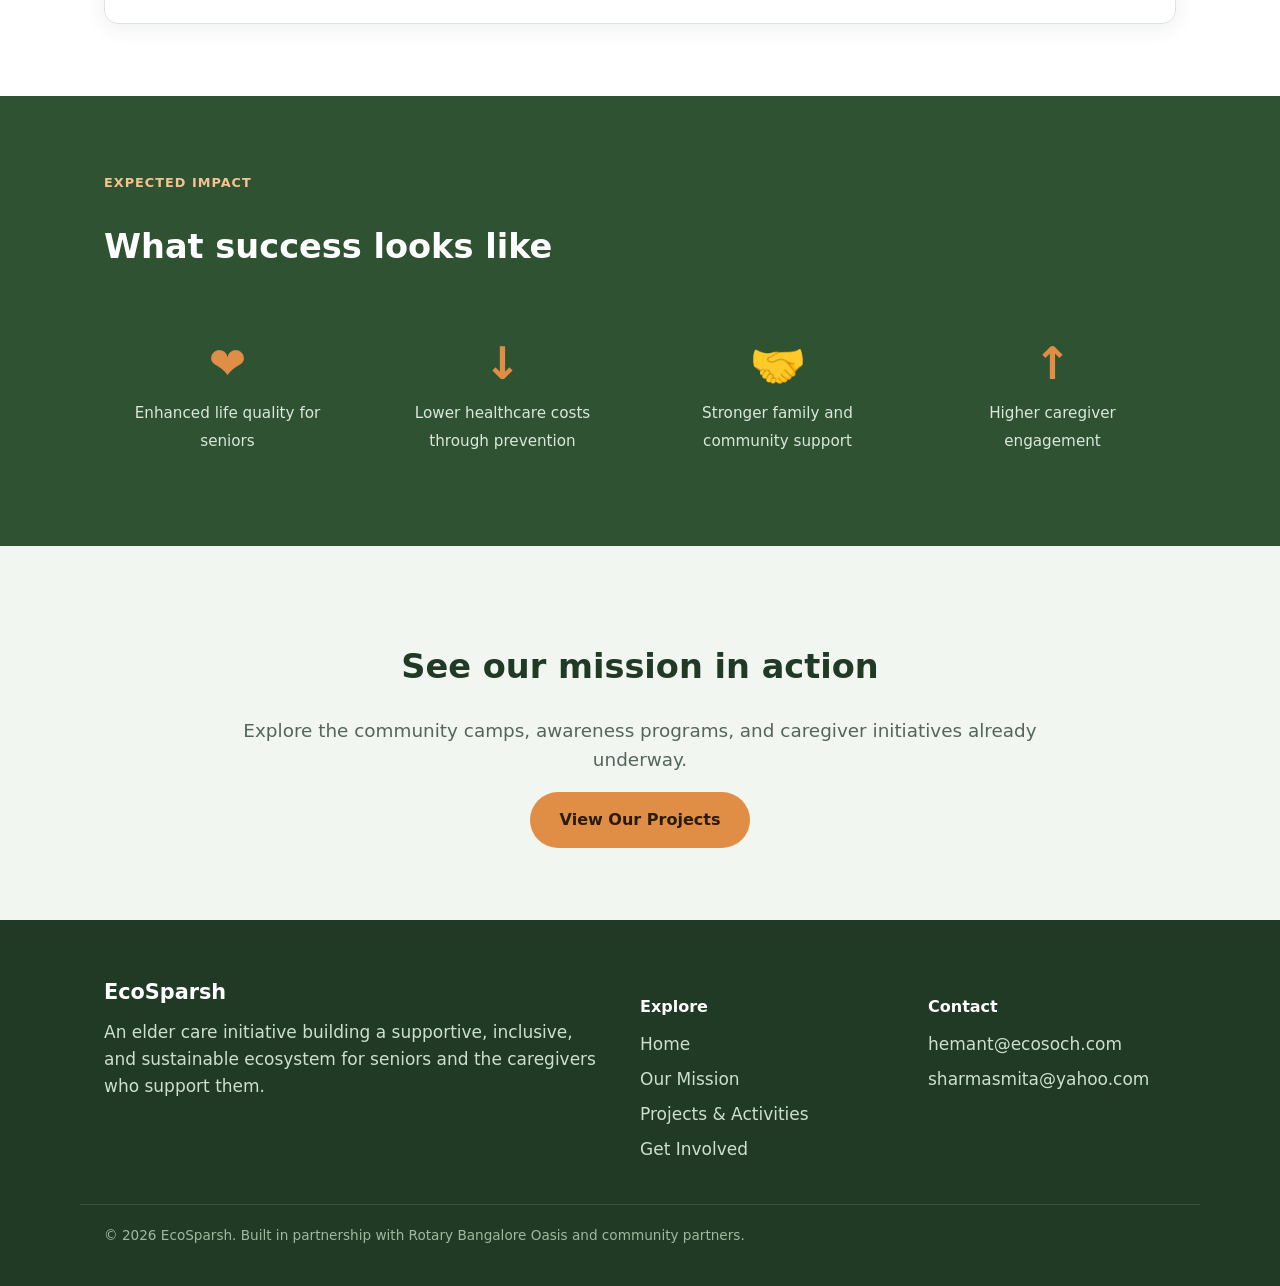
<file: mission.html>
<!DOCTYPE html>
<html lang="en">
<head>
<meta charset="UTF-8">
<meta name="viewport" content="width=device-width, initial-scale=1.0">
<title>Our Mission — EcoSparsh</title>
<meta name="description" content="EcoSparsh's mission and aims.">
<link rel="icon" href="data:image/svg+xml,%3Csvg xmlns='http://www.w3.org/2000/svg' viewBox='0 0 40 40'%3E%3Ccircle cx='20' cy='20' r='20' fill='%232F5233'/%3E%3Cpath d='M20 30c-5-3-8-7-8-12 0-4 3-7 7-7 3 0 5 2 5 2s2-2 5-2c4 0 7 3 7 7 0 5-3 9-8 12l-4 2-4-2z' fill='%23fff'/%3E%3C/svg%3E">
<link rel="stylesheet" href="css/style.css">
</head>
<body>

<header class="site-header">
  <div class="container nav-wrap">
    <a class="brand" href="index.html">
      <svg width="40" height="40" viewBox="0 0 40 40" aria-hidden="true">
        <circle cx="20" cy="20" r="20" fill="#2F5233"/>
        <path d="M20 30c-5-3-8-7-8-12 0-4 3-7 7-7 3 0 5 2 5 2s2-2 5-2c4 0 7 3 7 7 0 5-3 9-8 12l-4 2-4-2z" fill="#fff"/>
      </svg>
      <span class="brand-text"><strong>EcoSparsh</strong><small>Joyful Living, Graceful Aging</small></span>
    </a>
    <button class="nav-toggle" aria-label="Toggle navigation" aria-expanded="false">
      <span></span><span></span><span></span>
    </button>
    <nav class="site-nav">
      <ul>
        <li><a href="index.html">Home</a></li>
        <li><a href="mission.html" class="active">Our Mission</a></li>
        <li><a href="pillars.html">Pillars</a></li>
        <li><a href="projects.html">Projects &amp; Activities</a></li>
        <li><a href="events.html">On the Horizon</a></li>
        <li><a href="stakeholders.html">Stakeholders</a></li>
        <li><a href="directories.html">Directories</a></li>
        <li><a href="get-involved.html" class="nav-cta">Get Involved</a></li>
      </ul>
    </nav>
  </div>
</header>

<main>

  <section class="page-banner">
    <div class="container">
      <span class="eyebrow">Our Mission</span>
      <h1>Building a supportive, inclusive, and sustainable elder care ecosystem</h1>
      <p class="lede">EcoSparsh exists to address the growing need for accessible, high-quality caregiving solutions for seniors — while supporting the mental health and well-being of the caregivers who make that care possible.</p>
    </div>
  </section>

  <section class="section">
    <div class="container">
      <div class="section-head">
        <span class="eyebrow">Mission Statement</span>
        <h2>A holistic ecosystem for dignified, independent living</h2>
        <p class="lede">
          Through innovative training programs, community collaboration, and technology, we are building an
          ecosystem that ensures dignified and independent living for seniors, while reducing the emotional
          and physical burden carried by their caregivers. Our integrated approach includes education, mental
          health advocacy, stigma reduction, and real-time support systems — ensuring sustainable and impactful
          outcomes.
        </p>
      </div>

      <h3 style="margin-bottom: 20px;">Our Aims</h3>
      <div class="grid grid-2">
        <div class="card">
          <h3>Empower Seniors</h3>
          <p>Promote independence and dignity for seniors through personalized caregiving solutions, and foster meaningful connections that enhance quality of life.</p>
        </div>
        <div class="card">
          <h3>Train &amp; Support Caregivers</h3>
          <p>Develop training programs focused on dementia care, mental health, and hygiene best practices — equipping caregivers with practical skills in communication, behavior management, time management, boundaries, and self-care.</p>
        </div>
        <div class="card">
          <h3>Mental Health Awareness &amp; Support</h3>
          <p>Promote mental health as an essential part of caregiving and reduce stigma. Establish platforms offering real-time support, counseling, and resources, and help caregivers work through guilt and grief.</p>
        </div>
        <div class="card">
          <h3>Community &amp; Collaboration</h3>
          <p>Build a compassionate, informed community through awareness campaigns and partnerships with healthcare professionals — creating a sustainable model for ongoing outreach and advocacy.</p>
        </div>
        <div class="card" style="grid-column: 1 / -1;">
          <h3>Relief &amp; Respite Care</h3>
          <p>Offer temporary relief options to prevent caregiver fatigue and burnout, and encourage shared responsibility through family and community support systems.</p>
        </div>
      </div>
    </div>
  </section>

<section class="section section-primary">
    <div class="container">
      <div class="section-head">
        <span class="eyebrow">Expected Impact</span>
        <h2>What success looks like</h2>
      </div>
      <div class="grid grid-4">
        <div class="stat">
          <span class="stat-num">❤</span>
          <span class="stat-label">Enhanced life quality for seniors</span>
        </div>
        <div class="stat">
          <span class="stat-num">↓</span>
          <span class="stat-label">Lower healthcare costs through prevention</span>
        </div>
        <div class="stat">
          <span class="stat-num">🤝</span>
          <span class="stat-label">Stronger family and community support</span>
        </div>
        <div class="stat">
          <span class="stat-num">↑</span>
          <span class="stat-label">Higher caregiver engagement</span>
        </div>
      </div>
    </div>
  </section>

  <section class="section section-alt">
    <div class="container" style="text-align:center;">
      <h2>See our mission in action</h2>
      <p class="lede" style="margin: 0 auto 0;">Explore the community camps, awareness programs, and caregiver initiatives already underway.</p>
      <div class="btn-row" style="justify-content:center;">
        <a href="projects.html" class="btn btn-accent">View Our Projects</a>
      </div>
    </div>
  </section>

</main>

<footer class="site-footer">
  <div class="container footer-grid">
    <div>
      <span class="footer-brand">EcoSparsh</span>
      <p>An elder care initiative building a supportive, inclusive, and sustainable ecosystem for seniors and the caregivers who support them.</p>
    </div>
    <div>
      <h4>Explore</h4>
      <ul>
        <li><a href="index.html">Home</a></li>
        <li><a href="mission.html">Our Mission</a></li>
        <li><a href="projects.html">Projects &amp; Activities</a></li>
        <li><a href="get-involved.html">Get Involved</a></li>
      </ul>
    </div>
    <div>
      <h4>Contact</h4>
      <ul>
        <li><a href="mailto:hemant@ecosoch.com">hemant@ecosoch.com</a></li>
        <li><a href="mailto:sharmasmita@yahoo.com">sharmasmita@yahoo.com</a></li>
      </ul>
    </div>
  </div>
  <div class="container footer-bottom">
    <p>&copy; 2026 EcoSparsh. Built in partnership with Rotary Bangalore Oasis and community partners.</p>
  </div>
</footer>

<script src="js/main.js"></script>
</body>
</html>
</file>
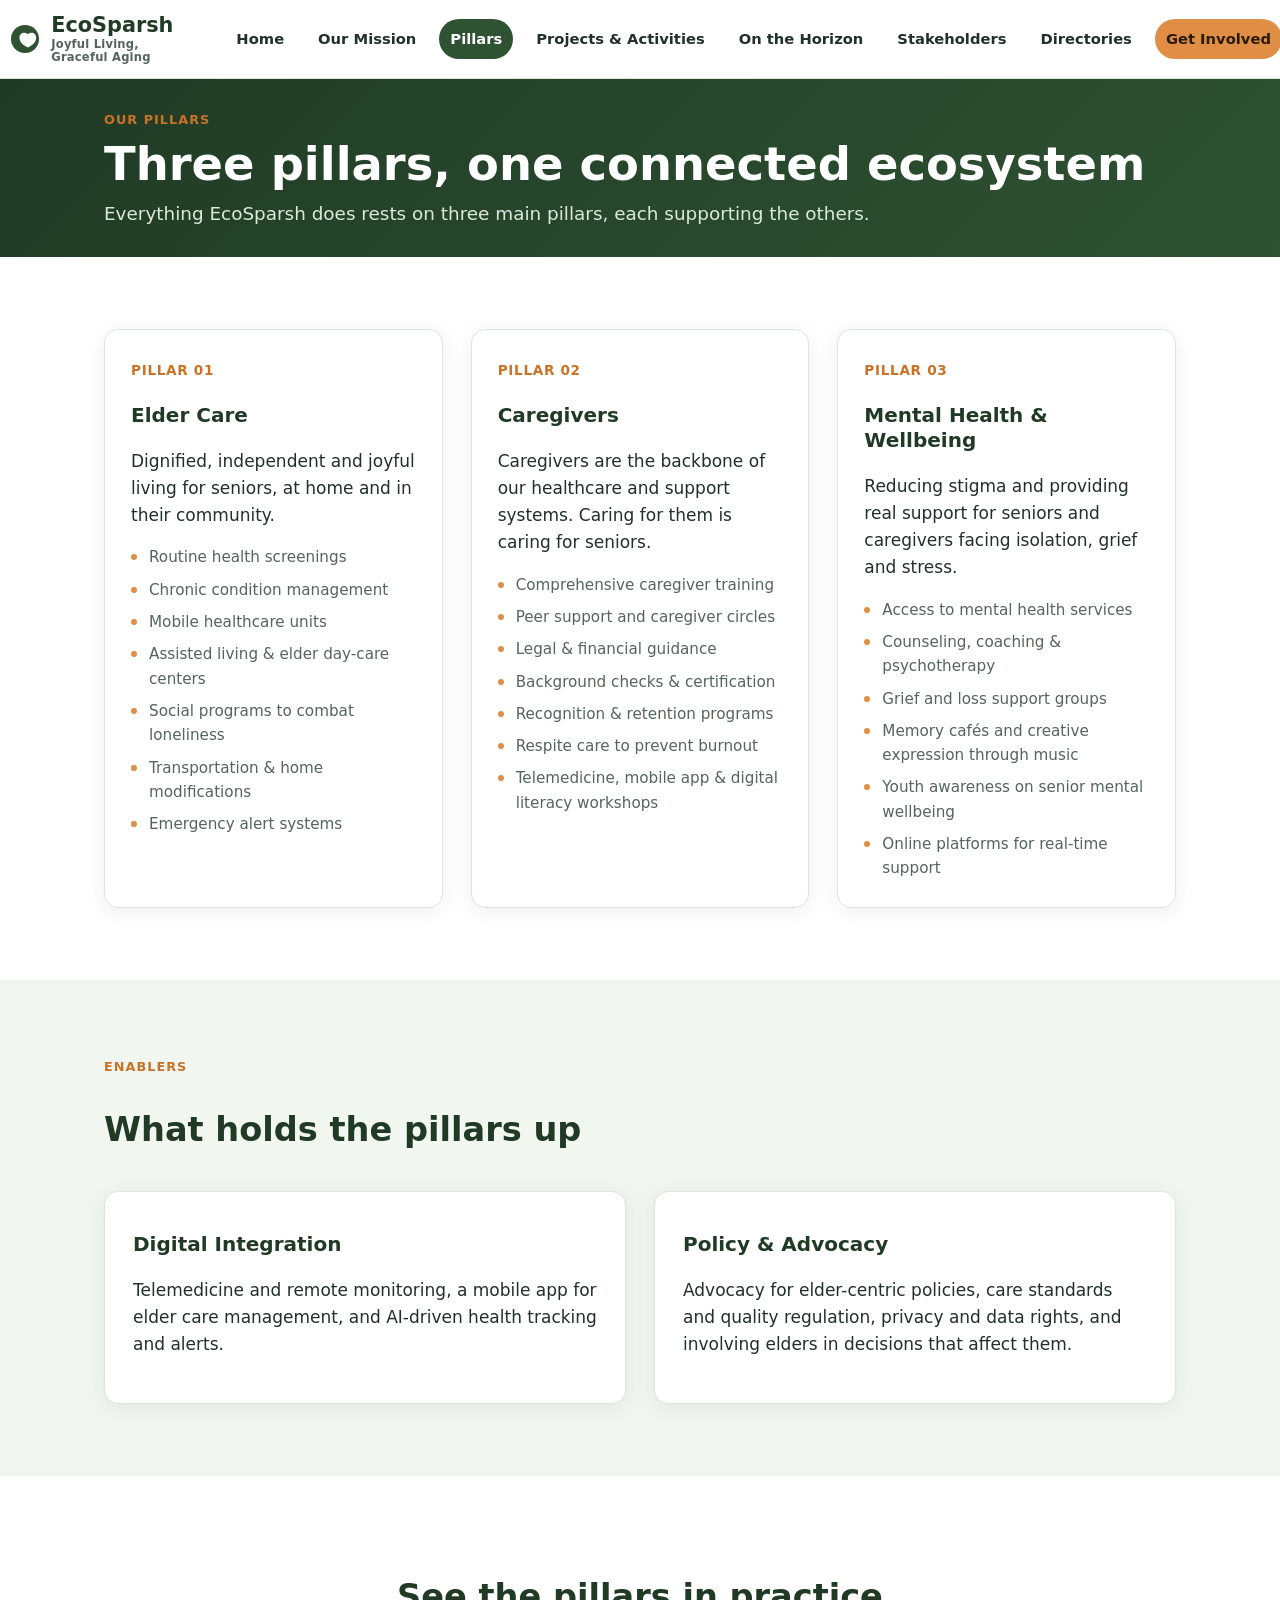
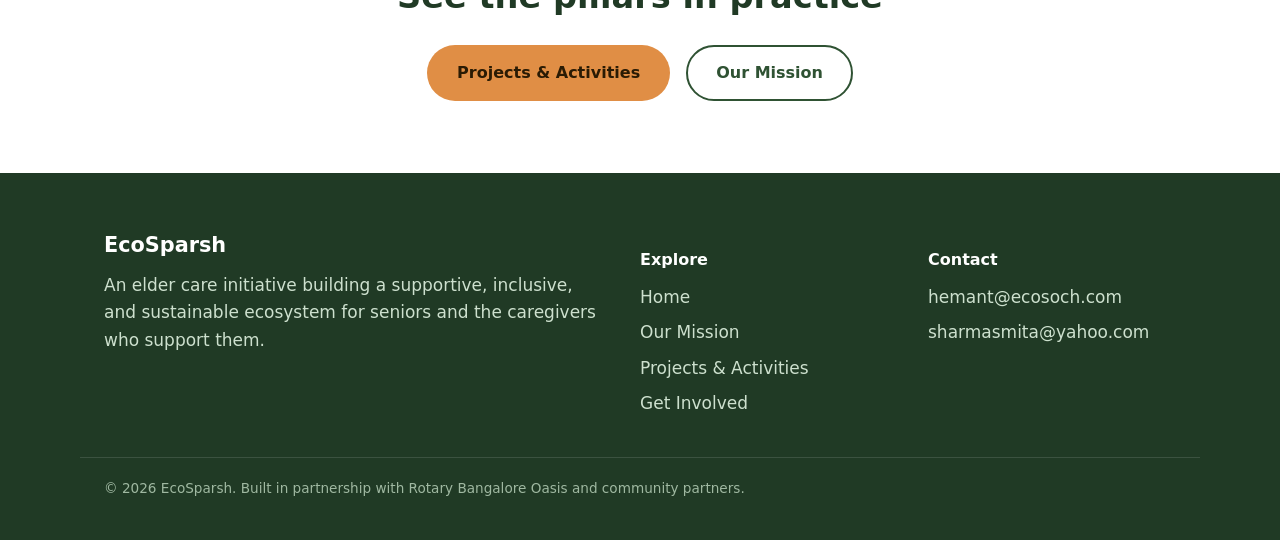
<file: pillars.html>
<!DOCTYPE html>
<html lang="en">
<head>
<meta charset="UTF-8">
<meta name="viewport" content="width=device-width, initial-scale=1.0">
<title>Pillars — EcoSparsh</title>
<meta name="description" content="EcoSparsh's three pillars: Elder Care, Caregivers, and Mental Health &amp; Wellbeing.">
<link rel="icon" href="data:image/svg+xml,%3Csvg xmlns='http://www.w3.org/2000/svg' viewBox='0 0 40 40'%3E%3Ccircle cx='20' cy='20' r='20' fill='%232F5233'/%3E%3Cpath d='M20 30c-5-3-8-7-8-12 0-4 3-7 7-7 3 0 5 2 5 2s2-2 5-2c4 0 7 3 7 7 0 5-3 9-8 12l-4 2-4-2z' fill='%23fff'/%3E%3C/svg%3E">
<link rel="stylesheet" href="css/style.css">
</head>
<body>

<header class="site-header">
  <div class="container nav-wrap">
    <a class="brand" href="index.html">
      <svg width="40" height="40" viewBox="0 0 40 40" aria-hidden="true">
        <circle cx="20" cy="20" r="20" fill="#2F5233"/>
        <path d="M20 30c-5-3-8-7-8-12 0-4 3-7 7-7 3 0 5 2 5 2s2-2 5-2c4 0 7 3 7 7 0 5-3 9-8 12l-4 2-4-2z" fill="#fff"/>
      </svg>
      <span class="brand-text"><strong>EcoSparsh</strong><small>Joyful Living, Graceful Aging</small></span>
    </a>
    <button class="nav-toggle" aria-label="Toggle navigation" aria-expanded="false">
      <span></span><span></span><span></span>
    </button>
    <nav class="site-nav">
      <ul>
        <li><a href="index.html">Home</a></li>
        <li><a href="mission.html">Our Mission</a></li>
        <li><a href="pillars.html" class="active">Pillars</a></li>
        <li><a href="projects.html">Projects &amp; Activities</a></li>
        <li><a href="events.html">On the Horizon</a></li>
        <li><a href="stakeholders.html">Stakeholders</a></li>
        <li><a href="directories.html">Directories</a></li>
        <li><a href="get-involved.html" class="nav-cta">Get Involved</a></li>
      </ul>
    </nav>
  </div>
</header>

<main>
  <section class="page-banner">
    <div class="container">
      <span class="eyebrow">Our Pillars</span>
      <h1>Three pillars, one connected ecosystem</h1>
      <p class="lede">Everything EcoSparsh does rests on three main pillars, each supporting the others.</p>
    </div>
  </section>

  <section class="section">
    <div class="container">
      <div class="grid grid-3">
        <div class="pillar-card">
          <span class="pillar-index">PILLAR 01</span>
          <h3>Elder Care</h3>
          <p style="margin-top:10px;">Dignified, independent and joyful living for seniors, at home and in their community.</p>
          <ul>
            <li>Routine health screenings</li>
            <li>Chronic condition management</li>
            <li>Mobile healthcare units</li>
            <li>Assisted living &amp; elder day-care centers</li>
            <li>Social programs to combat loneliness</li>
            <li>Transportation &amp; home modifications</li>
            <li>Emergency alert systems</li>
          </ul>
        </div>
        <div class="pillar-card">
          <span class="pillar-index">PILLAR 02</span>
          <h3>Caregivers</h3>
          <p style="margin-top:10px;">Caregivers are the backbone of our healthcare and support systems. Caring for them is caring for seniors.</p>
          <ul>
            <li>Comprehensive caregiver training</li>
            <li>Peer support and caregiver circles</li>
            <li>Legal &amp; financial guidance</li>
            <li>Background checks &amp; certification</li>
            <li>Recognition &amp; retention programs</li>
            <li>Respite care to prevent burnout</li>
            <li>Telemedicine, mobile app &amp; digital literacy workshops</li>
          </ul>
        </div>
        <div class="pillar-card">
          <span class="pillar-index">PILLAR 03</span>
          <h3>Mental Health &amp; Wellbeing</h3>
          <p style="margin-top:10px;">Reducing stigma and providing real support for seniors and caregivers facing isolation, grief and stress.</p>
          <ul>
            <li>Access to mental health services</li>
            <li>Counseling, coaching &amp; psychotherapy</li>
            <li>Grief and loss support groups</li>
            <li>Memory cafés and creative expression through music</li>
            <li>Youth awareness on senior mental wellbeing</li>
            <li>Online platforms for real-time support</li>
          </ul>
        </div>
      </div>
    </div>
  </section>

  <section class="section section-alt">
    <div class="container">
      <div class="section-head">
        <span class="eyebrow">Enablers</span>
        <h2>What holds the pillars up</h2>
      </div>
      <div class="grid grid-2">
        <div class="card"><h3>Digital Integration</h3><p>Telemedicine and remote monitoring, a mobile app for elder care management, and AI-driven health tracking and alerts.</p></div>
        <div class="card"><h3>Policy &amp; Advocacy</h3><p>Advocacy for elder-centric policies, care standards and quality regulation, privacy and data rights, and involving elders in decisions that affect them.</p></div>
      </div>
    </div>
  </section>

  <section class="section">
    <div class="container" style="text-align:center;">
      <h2>See the pillars in practice</h2>
      <div class="btn-row" style="justify-content:center;">
        <a href="projects.html" class="btn btn-accent">Projects &amp; Activities</a>
        <a href="mission.html" class="btn btn-outline-dark">Our Mission</a>
      </div>
    </div>
  </section>
</main>

<footer class="site-footer">
  <div class="container footer-grid">
    <div>
      <span class="footer-brand">EcoSparsh</span>
      <p>An elder care initiative building a supportive, inclusive, and sustainable ecosystem for seniors and the caregivers who support them.</p>
    </div>
    <div>
      <h4>Explore</h4>
      <ul>
        <li><a href="index.html">Home</a></li>
        <li><a href="mission.html">Our Mission</a></li>
        <li><a href="projects.html">Projects &amp; Activities</a></li>
        <li><a href="get-involved.html">Get Involved</a></li>
      </ul>
    </div>
    <div>
      <h4>Contact</h4>
      <ul>
        <li><a href="mailto:hemant@ecosoch.com">hemant@ecosoch.com</a></li>
        <li><a href="mailto:sharmasmita@yahoo.com">sharmasmita@yahoo.com</a></li>
      </ul>
    </div>
  </div>
  <div class="container footer-bottom">
    <p>&copy; 2026 EcoSparsh. Built in partnership with Rotary Bangalore Oasis and community partners.</p>
  </div>
</footer>

<script src="js/main.js"></script>
</body>
</html>
</file>
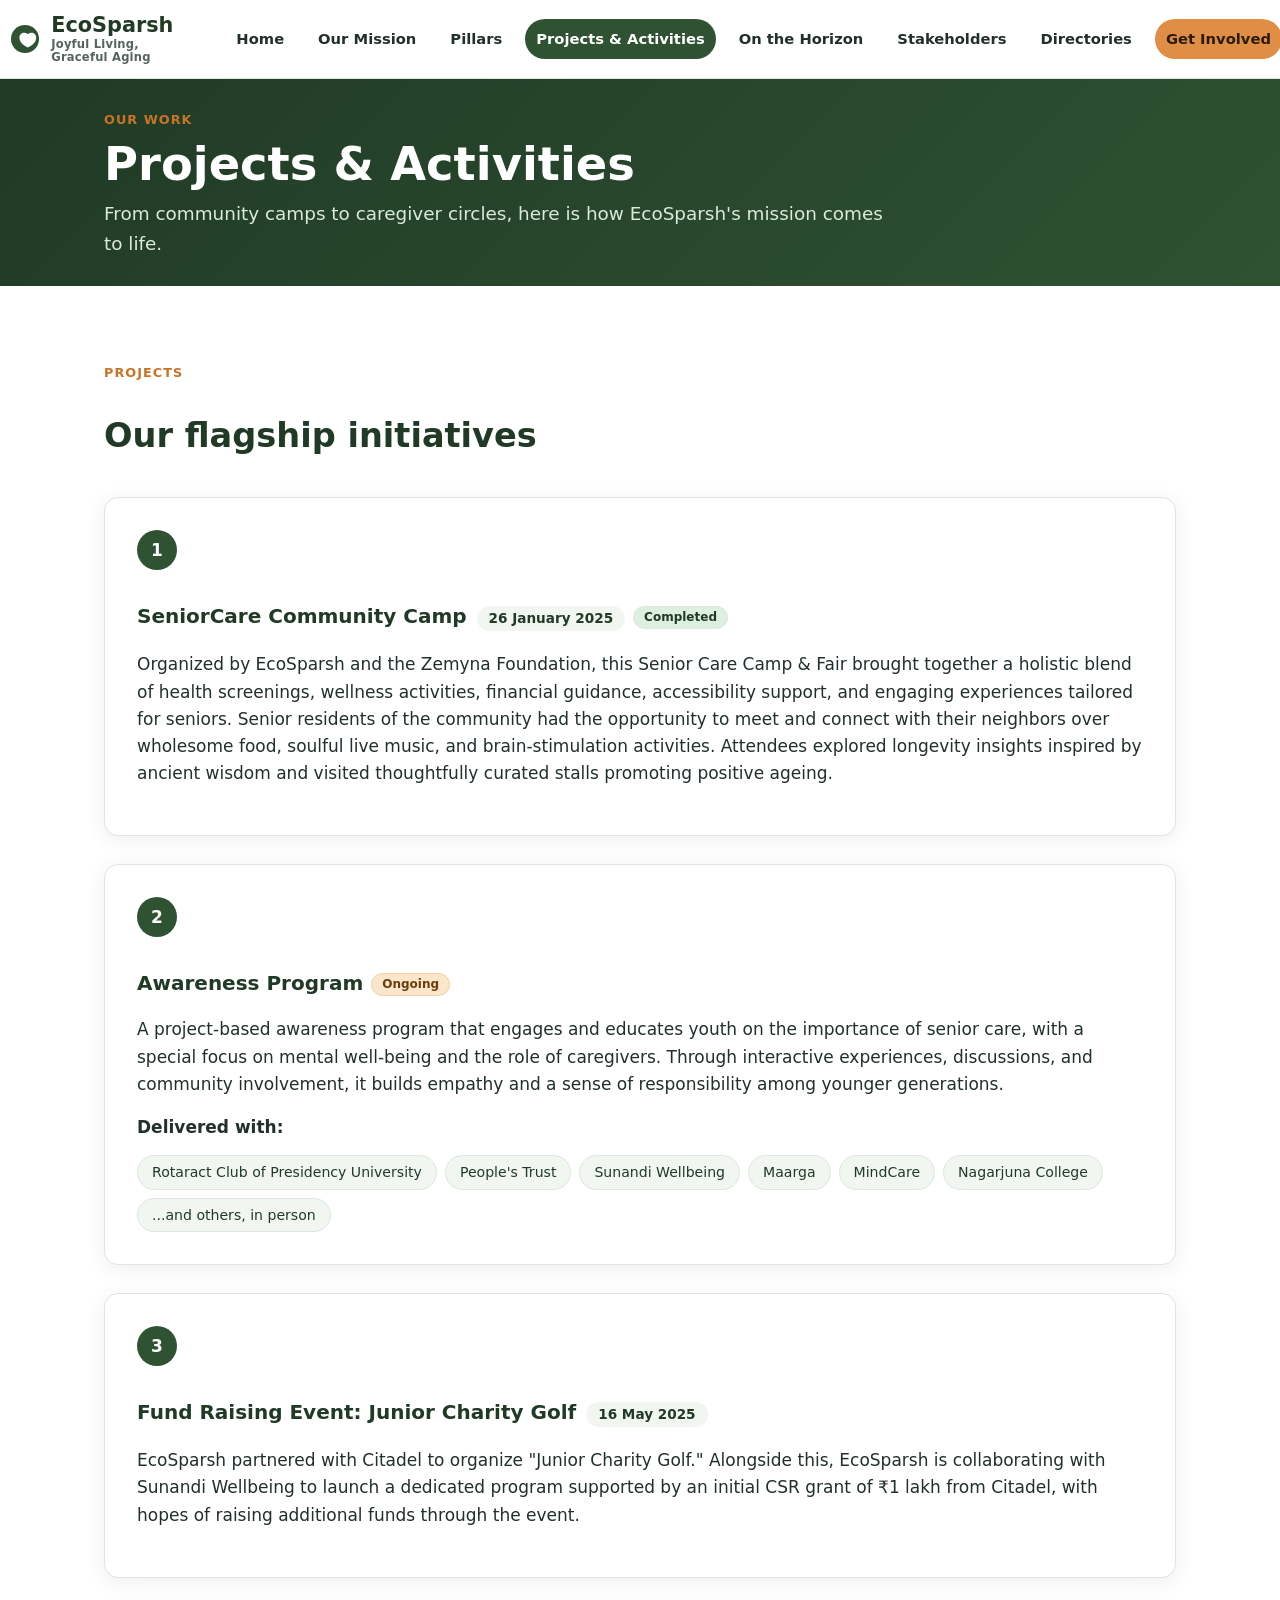
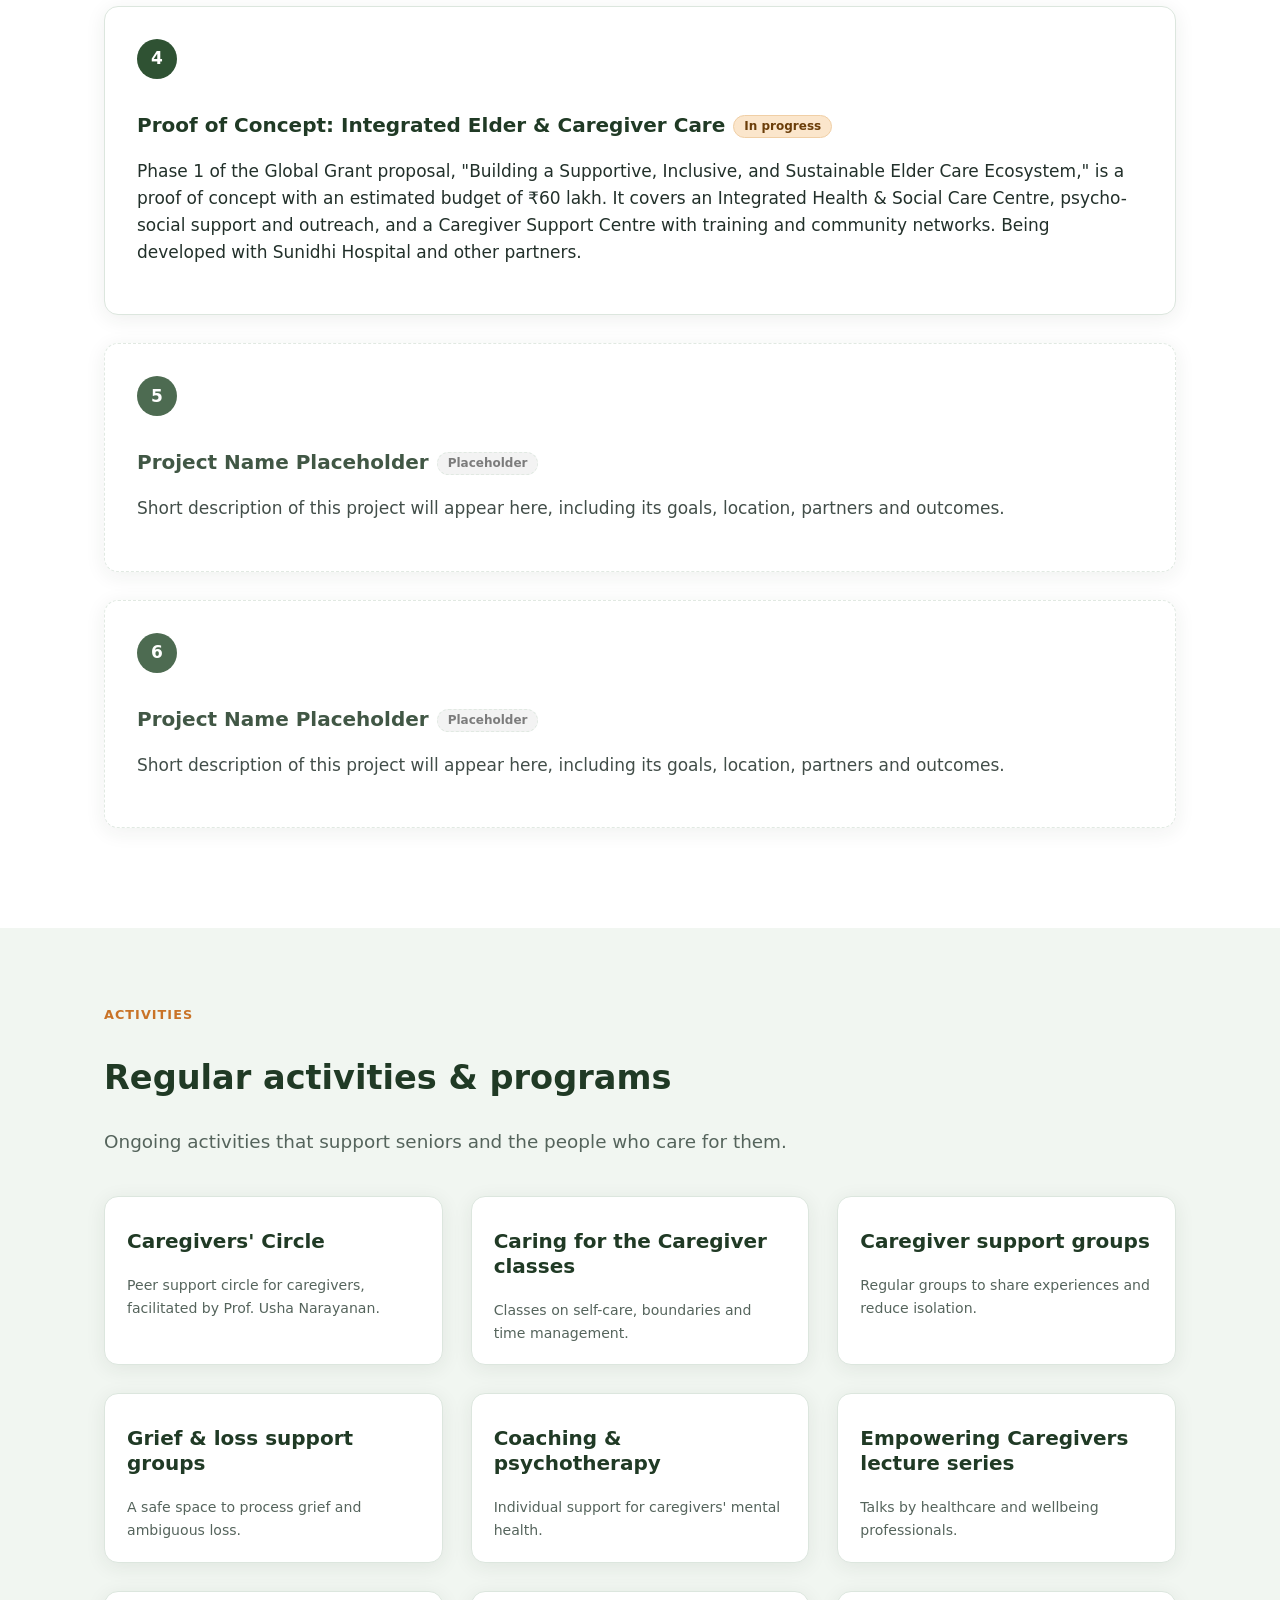
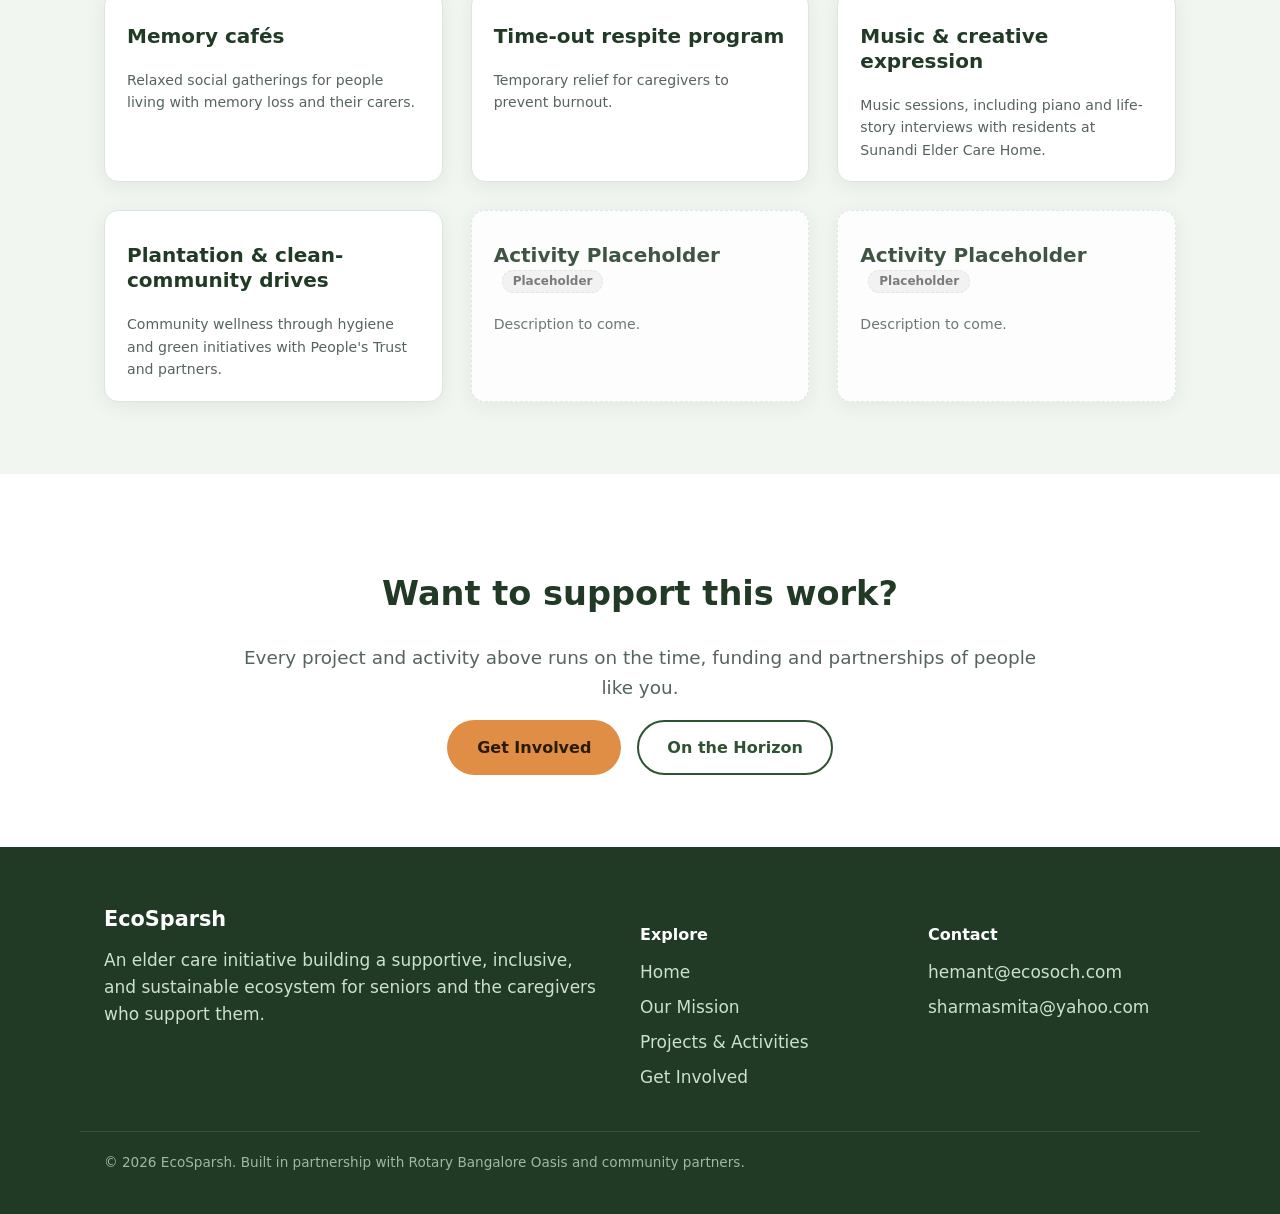
<file: projects.html>
<!DOCTYPE html>
<html lang="en">
<head>
<meta charset="UTF-8">
<meta name="viewport" content="width=device-width, initial-scale=1.0">
<title>Projects &amp; Activities — EcoSparsh</title>
<meta name="description" content="EcoSparsh's projects and activities for seniors and caregivers.">
<link rel="icon" href="data:image/svg+xml,%3Csvg xmlns='http://www.w3.org/2000/svg' viewBox='0 0 40 40'%3E%3Ccircle cx='20' cy='20' r='20' fill='%232F5233'/%3E%3Cpath d='M20 30c-5-3-8-7-8-12 0-4 3-7 7-7 3 0 5 2 5 2s2-2 5-2c4 0 7 3 7 7 0 5-3 9-8 12l-4 2-4-2z' fill='%23fff'/%3E%3C/svg%3E">
<link rel="stylesheet" href="css/style.css">
</head>
<body>

<header class="site-header">
  <div class="container nav-wrap">
    <a class="brand" href="index.html">
      <svg width="40" height="40" viewBox="0 0 40 40" aria-hidden="true">
        <circle cx="20" cy="20" r="20" fill="#2F5233"/>
        <path d="M20 30c-5-3-8-7-8-12 0-4 3-7 7-7 3 0 5 2 5 2s2-2 5-2c4 0 7 3 7 7 0 5-3 9-8 12l-4 2-4-2z" fill="#fff"/>
      </svg>
      <span class="brand-text"><strong>EcoSparsh</strong><small>Joyful Living, Graceful Aging</small></span>
    </a>
    <button class="nav-toggle" aria-label="Toggle navigation" aria-expanded="false">
      <span></span><span></span><span></span>
    </button>
    <nav class="site-nav">
      <ul>
        <li><a href="index.html">Home</a></li>
        <li><a href="mission.html">Our Mission</a></li>
        <li><a href="pillars.html">Pillars</a></li>
        <li><a href="projects.html" class="active">Projects &amp; Activities</a></li>
        <li><a href="events.html">On the Horizon</a></li>
        <li><a href="stakeholders.html">Stakeholders</a></li>
        <li><a href="directories.html">Directories</a></li>
        <li><a href="get-involved.html" class="nav-cta">Get Involved</a></li>
      </ul>
    </nav>
  </div>
</header>

<main>
  <section class="page-banner">
    <div class="container">
      <span class="eyebrow">Our Work</span>
      <h1>Projects &amp; Activities</h1>
      <p class="lede">From community camps to caregiver circles, here is how EcoSparsh's mission comes to life.</p>
    </div>
  </section>

  <section class="section">
    <div class="container">
      <div class="section-head">
        <span class="eyebrow">Projects</span>
        <h2>Our flagship initiatives</h2>
      </div>

      <div class="project-card">
        <span class="project-num">1</span>
        <h3>SeniorCare Community Camp<span class="project-meta">26 January 2025</span><span class="badge badge-done">Completed</span></h3>
        <p>
          Organized by EcoSparsh and the Zemyna Foundation, this Senior Care Camp &amp; Fair brought together a
          holistic blend of health screenings, wellness activities, financial guidance, accessibility support,
          and engaging experiences tailored for seniors. Senior residents of the community had the opportunity
          to meet and connect with their neighbors over wholesome food, soulful live music, and brain-stimulation
          activities. Attendees explored longevity insights inspired by ancient wisdom and visited thoughtfully
          curated stalls promoting positive ageing.
        </p>
      </div>

      <div class="project-card">
        <span class="project-num">2</span>
        <h3>Awareness Program<span class="badge badge-live">Ongoing</span></h3>
        <p>
          A project-based awareness program that engages and educates youth on the importance of senior care,
          with a special focus on mental well-being and the role of caregivers. Through interactive experiences,
          discussions, and community involvement, it builds empathy and a sense of responsibility among younger
          generations.
        </p>
        <p style="margin-bottom:6px; font-weight:600; color: var(--color-text);">Delivered with:</p>
        <ul class="tag-list">
          <li>Rotaract Club of Presidency University</li>
          <li>People's Trust</li>
          <li>Sunandi Wellbeing</li>
          <li>Maarga</li>
          <li>MindCare</li>
          <li>Nagarjuna College</li>
          <li>...and others, in person</li>
        </ul>
      </div>

      <div class="project-card">
        <span class="project-num">3</span>
        <h3>Fund Raising Event: Junior Charity Golf<span class="project-meta">16 May 2025</span></h3>
        <p>
          EcoSparsh partnered with Citadel to organize "Junior Charity Golf." Alongside this, EcoSparsh is
          collaborating with Sunandi Wellbeing to launch a dedicated program supported by an initial CSR grant
          of ₹1 lakh from Citadel, with hopes of raising additional funds through the event.
        </p>
      </div>

      <div class="project-card">
        <span class="project-num">4</span>
        <h3>Proof of Concept: Integrated Elder &amp; Caregiver Care<span class="badge badge-live">In progress</span></h3>
        <p>
          Phase 1 of the Global Grant proposal, "Building a Supportive, Inclusive, and Sustainable Elder Care
          Ecosystem," is a proof of concept with an estimated budget of ₹60 lakh. It covers an Integrated Health
          &amp; Social Care Centre, psycho-social support and outreach, and a Caregiver Support Centre with
          training and community networks. Being developed with Sunidhi Hospital and other partners.
        </p>
      </div>

      <div class="project-card placeholder">
        <span class="project-num">5</span>
        <h3>Project Name Placeholder<span class="badge badge-ph">Placeholder</span></h3>
        <p>Short description of this project will appear here, including its goals, location, partners and outcomes.</p>
      </div>
      <div class="project-card placeholder">
        <span class="project-num">6</span>
        <h3>Project Name Placeholder<span class="badge badge-ph">Placeholder</span></h3>
        <p>Short description of this project will appear here, including its goals, location, partners and outcomes.</p>
      </div>
    </div>
  </section>

  <section class="section section-alt">
    <div class="container">
      <div class="section-head">
        <span class="eyebrow">Activities</span>
        <h2>Regular activities &amp; programs</h2>
        <p class="lede">Ongoing activities that support seniors and the people who care for them.</p>
      </div>
      <div class="grid grid-3">
        <div class="card compact"><h3>Caregivers' Circle</h3><p class="note" style="margin:0;">Peer support circle for caregivers, facilitated by Prof. Usha Narayanan.</p></div>
        <div class="card compact"><h3>Caring for the Caregiver classes</h3><p class="note" style="margin:0;">Classes on self-care, boundaries and time management.</p></div>
        <div class="card compact"><h3>Caregiver support groups</h3><p class="note" style="margin:0;">Regular groups to share experiences and reduce isolation.</p></div>
        <div class="card compact"><h3>Grief &amp; loss support groups</h3><p class="note" style="margin:0;">A safe space to process grief and ambiguous loss.</p></div>
        <div class="card compact"><h3>Coaching &amp; psychotherapy</h3><p class="note" style="margin:0;">Individual support for caregivers' mental health.</p></div>
        <div class="card compact"><h3>Empowering Caregivers lecture series</h3><p class="note" style="margin:0;">Talks by healthcare and wellbeing professionals.</p></div>
        <div class="card compact"><h3>Memory cafés</h3><p class="note" style="margin:0;">Relaxed social gatherings for people living with memory loss and their carers.</p></div>
        <div class="card compact"><h3>Time-out respite program</h3><p class="note" style="margin:0;">Temporary relief for caregivers to prevent burnout.</p></div>
        <div class="card compact"><h3>Music &amp; creative expression</h3><p class="note" style="margin:0;">Music sessions, including piano and life-story interviews with residents at Sunandi Elder Care Home.</p></div>
        <div class="card compact"><h3>Plantation &amp; clean-community drives</h3><p class="note" style="margin:0;">Community wellness through hygiene and green initiatives with People's Trust and partners.</p></div>
        <div class="card compact placeholder"><h3>Activity Placeholder <span class="badge badge-ph">Placeholder</span></h3><p class="note" style="margin:0;">Description to come.</p></div>
        <div class="card compact placeholder"><h3>Activity Placeholder <span class="badge badge-ph">Placeholder</span></h3><p class="note" style="margin:0;">Description to come.</p></div>
      </div>
    </div>
  </section>

  <section class="section">
    <div class="container" style="text-align:center;">
      <h2>Want to support this work?</h2>
      <p class="lede" style="margin:0 auto;">Every project and activity above runs on the time, funding and partnerships of people like you.</p>
      <div class="btn-row" style="justify-content:center;">
        <a href="get-involved.html" class="btn btn-accent">Get Involved</a>
        <a href="events.html" class="btn btn-outline-dark">On the Horizon</a>
      </div>
    </div>
  </section>
</main>

<footer class="site-footer">
  <div class="container footer-grid">
    <div>
      <span class="footer-brand">EcoSparsh</span>
      <p>An elder care initiative building a supportive, inclusive, and sustainable ecosystem for seniors and the caregivers who support them.</p>
    </div>
    <div>
      <h4>Explore</h4>
      <ul>
        <li><a href="index.html">Home</a></li>
        <li><a href="mission.html">Our Mission</a></li>
        <li><a href="projects.html">Projects &amp; Activities</a></li>
        <li><a href="get-involved.html">Get Involved</a></li>
      </ul>
    </div>
    <div>
      <h4>Contact</h4>
      <ul>
        <li><a href="mailto:hemant@ecosoch.com">hemant@ecosoch.com</a></li>
        <li><a href="mailto:sharmasmita@yahoo.com">sharmasmita@yahoo.com</a></li>
      </ul>
    </div>
  </div>
  <div class="container footer-bottom">
    <p>&copy; 2026 EcoSparsh. Built in partnership with Rotary Bangalore Oasis and community partners.</p>
  </div>
</footer>

<script src="js/main.js"></script>
</body>
</html>
</file>
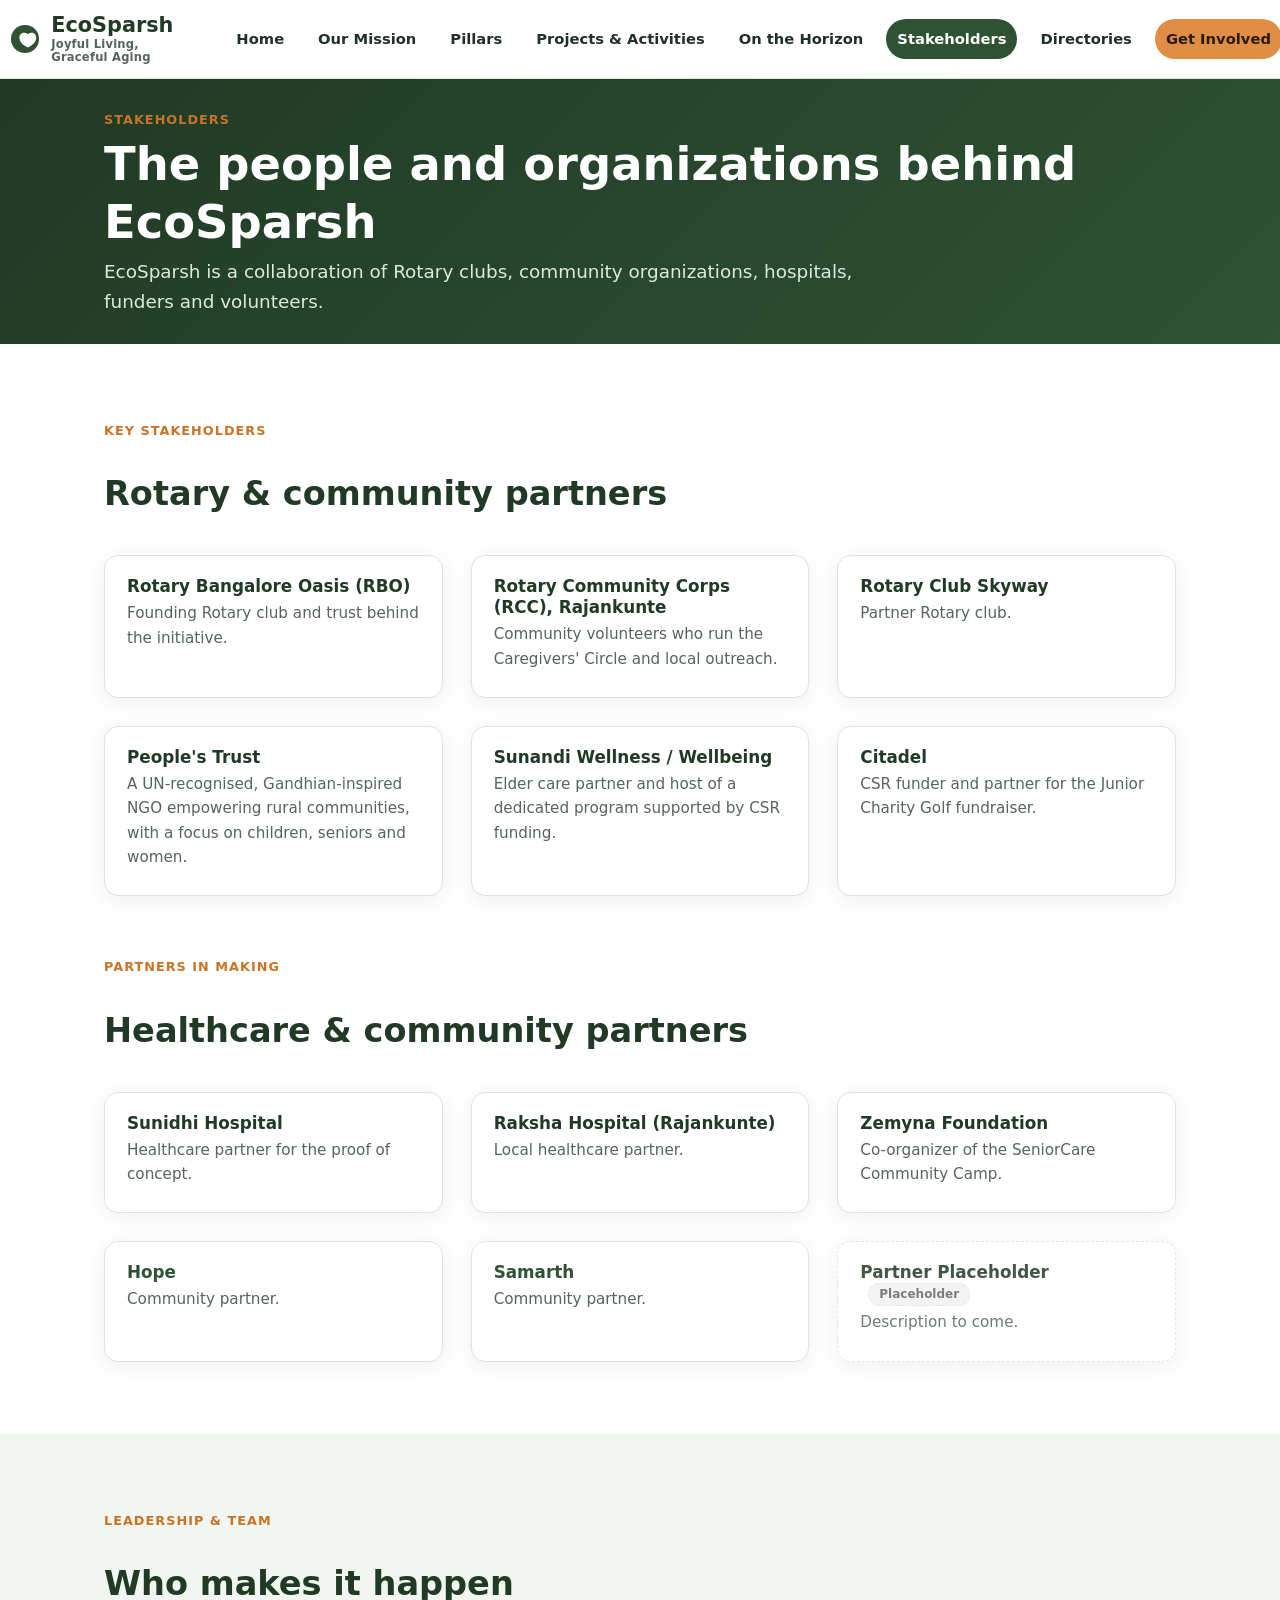
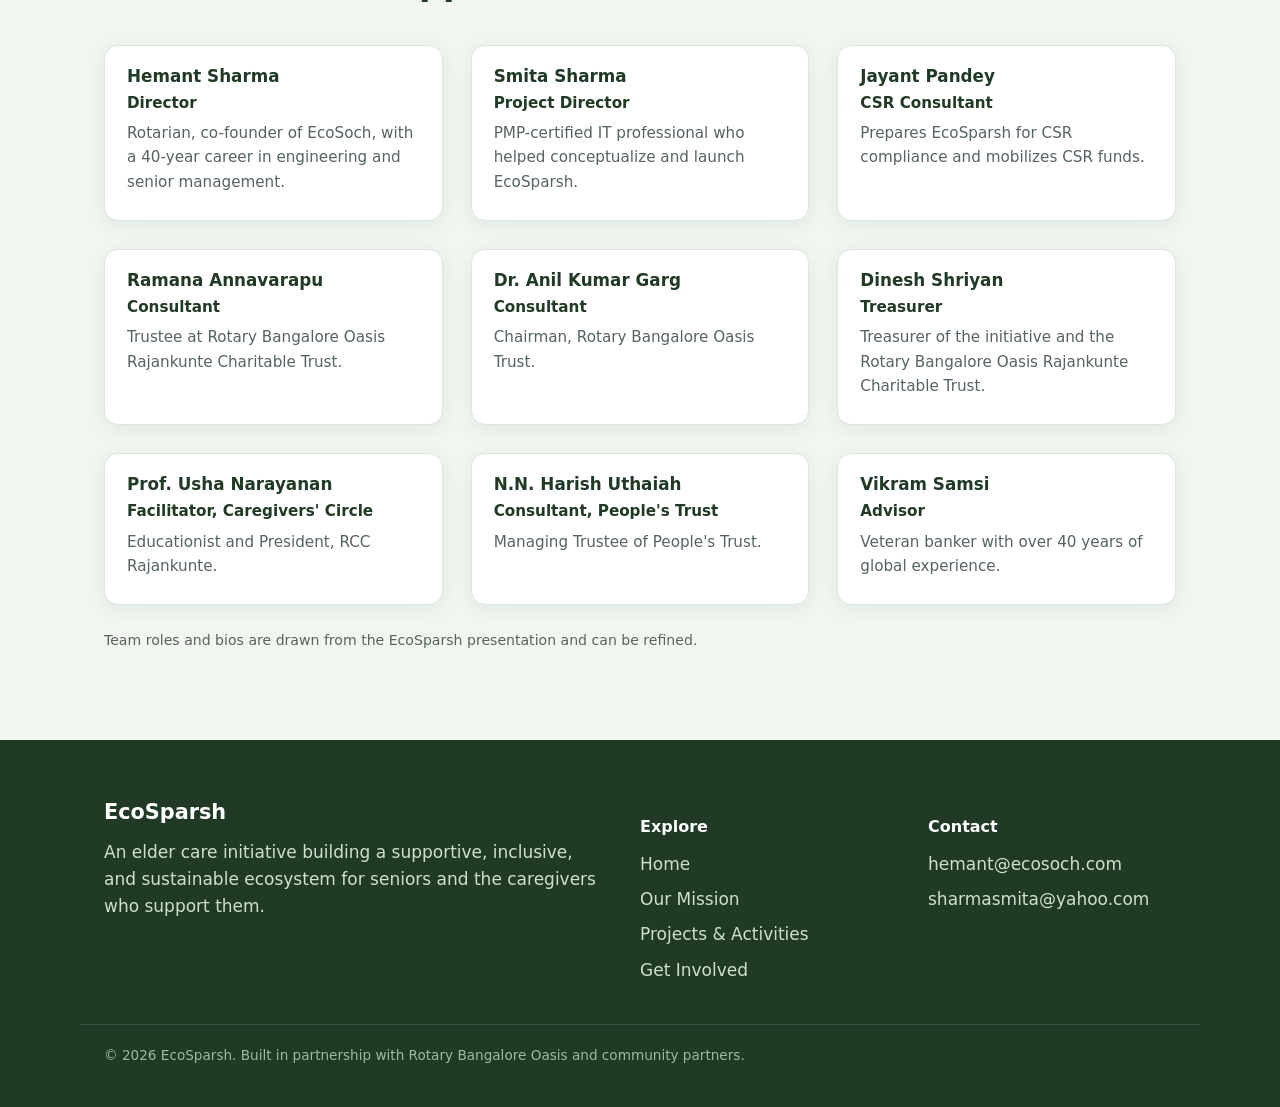
<file: stakeholders.html>
<!DOCTYPE html>
<html lang="en">
<head>
<meta charset="UTF-8">
<meta name="viewport" content="width=device-width, initial-scale=1.0">
<title>Stakeholders — EcoSparsh</title>
<meta name="description" content="The partners, funders and team behind EcoSparsh.">
<link rel="icon" href="data:image/svg+xml,%3Csvg xmlns='http://www.w3.org/2000/svg' viewBox='0 0 40 40'%3E%3Ccircle cx='20' cy='20' r='20' fill='%232F5233'/%3E%3Cpath d='M20 30c-5-3-8-7-8-12 0-4 3-7 7-7 3 0 5 2 5 2s2-2 5-2c4 0 7 3 7 7 0 5-3 9-8 12l-4 2-4-2z' fill='%23fff'/%3E%3C/svg%3E">
<link rel="stylesheet" href="css/style.css">
</head>
<body>

<header class="site-header">
  <div class="container nav-wrap">
    <a class="brand" href="index.html">
      <svg width="40" height="40" viewBox="0 0 40 40" aria-hidden="true">
        <circle cx="20" cy="20" r="20" fill="#2F5233"/>
        <path d="M20 30c-5-3-8-7-8-12 0-4 3-7 7-7 3 0 5 2 5 2s2-2 5-2c4 0 7 3 7 7 0 5-3 9-8 12l-4 2-4-2z" fill="#fff"/>
      </svg>
      <span class="brand-text"><strong>EcoSparsh</strong><small>Joyful Living, Graceful Aging</small></span>
    </a>
    <button class="nav-toggle" aria-label="Toggle navigation" aria-expanded="false">
      <span></span><span></span><span></span>
    </button>
    <nav class="site-nav">
      <ul>
        <li><a href="index.html">Home</a></li>
        <li><a href="mission.html">Our Mission</a></li>
        <li><a href="pillars.html">Pillars</a></li>
        <li><a href="projects.html">Projects &amp; Activities</a></li>
        <li><a href="events.html">On the Horizon</a></li>
        <li><a href="stakeholders.html" class="active">Stakeholders</a></li>
        <li><a href="directories.html">Directories</a></li>
        <li><a href="get-involved.html" class="nav-cta">Get Involved</a></li>
      </ul>
    </nav>
  </div>
</header>

<main>
  <section class="page-banner">
    <div class="container">
      <span class="eyebrow">Stakeholders</span>
      <h1>The people and organizations behind EcoSparsh</h1>
      <p class="lede">EcoSparsh is a collaboration of Rotary clubs, community organizations, hospitals, funders and volunteers.</p>
    </div>
  </section>

  <section class="section">
    <div class="container">
      <div class="section-head"><span class="eyebrow">Key Stakeholders</span><h2>Rotary &amp; community partners</h2></div>
      <div class="grid grid-3">
        <div class="card compact dir-item"><h3>Rotary Bangalore Oasis (RBO)</h3><p>Founding Rotary club and trust behind the initiative.</p></div>
        <div class="card compact dir-item"><h3>Rotary Community Corps (RCC), Rajankunte</h3><p>Community volunteers who run the Caregivers' Circle and local outreach.</p></div>
        <div class="card compact dir-item"><h3>Rotary Club Skyway</h3><p>Partner Rotary club.</p></div>
        <div class="card compact dir-item"><h3>People's Trust</h3><p>A UN-recognised, Gandhian-inspired NGO empowering rural communities, with a focus on children, seniors and women.</p></div>
        <div class="card compact dir-item"><h3>Sunandi Wellness / Wellbeing</h3><p>Elder care partner and host of a dedicated program supported by CSR funding.</p></div>
        <div class="card compact dir-item"><h3>Citadel</h3><p>CSR funder and partner for the Junior Charity Golf fundraiser.</p></div>
      </div>

      <div class="section-head" style="margin-top:56px;"><span class="eyebrow">Partners in Making</span><h2>Healthcare &amp; community partners</h2></div>
      <div class="grid grid-3">
        <div class="card compact dir-item"><h3>Sunidhi Hospital</h3><p>Healthcare partner for the proof of concept.</p></div>
        <div class="card compact dir-item"><h3>Raksha Hospital (Rajankunte)</h3><p>Local healthcare partner.</p></div>
        <div class="card compact dir-item"><h3>Zemyna Foundation</h3><p>Co-organizer of the SeniorCare Community Camp.</p></div>
        <div class="card compact dir-item"><h3><a href="https://www.hopeekasha.org" target="_blank" rel="noopener">Hope</a></h3><p>Community partner.</p></div>
        <div class="card compact dir-item"><h3><a href="https://samarth.community/" target="_blank" rel="noopener">Samarth</a></h3><p>Community partner.</p></div>
        <div class="card compact dir-item placeholder"><h3>Partner Placeholder <span class="badge badge-ph">Placeholder</span></h3><p>Description to come.</p></div>
      </div>
    </div>
  </section>

  <section class="section section-alt">
    <div class="container">
      <div class="section-head"><span class="eyebrow">Leadership &amp; Team</span><h2>Who makes it happen</h2></div>
      <div class="grid grid-3">
        <div class="card compact dir-item"><h3>Hemant Sharma</h3><p class="contact">Director</p><p>Rotarian, co-founder of EcoSoch, with a 40-year career in engineering and senior management.</p></div>
        <div class="card compact dir-item"><h3>Smita Sharma</h3><p class="contact">Project Director</p><p>PMP-certified IT professional who helped conceptualize and launch EcoSparsh.</p></div>
        <div class="card compact dir-item"><h3>Jayant Pandey</h3><p class="contact">CSR Consultant</p><p>Prepares EcoSparsh for CSR compliance and mobilizes CSR funds.</p></div>
        <div class="card compact dir-item"><h3>Ramana Annavarapu</h3><p class="contact">Consultant</p><p>Trustee at Rotary Bangalore Oasis Rajankunte Charitable Trust.</p></div>
        <div class="card compact dir-item"><h3>Dr. Anil Kumar Garg</h3><p class="contact">Consultant</p><p>Chairman, Rotary Bangalore Oasis Trust.</p></div>
        <div class="card compact dir-item"><h3>Dinesh Shriyan</h3><p class="contact">Treasurer</p><p>Treasurer of the initiative and the Rotary Bangalore Oasis Rajankunte Charitable Trust.</p></div>
        <div class="card compact dir-item"><h3>Prof. Usha Narayanan</h3><p class="contact">Facilitator, Caregivers' Circle</p><p>Educationist and President, RCC Rajankunte.</p></div>
        <div class="card compact dir-item"><h3>N.N. Harish Uthaiah</h3><p class="contact">Consultant, People's Trust</p><p>Managing Trustee of People's Trust.</p></div>
        <div class="card compact dir-item"><h3>Vikram Samsi</h3><p class="contact">Advisor</p><p>Veteran banker with over 40 years of global experience.</p></div>
      </div>
      <p class="note" style="margin-top:24px;">Team roles and bios are drawn from the EcoSparsh presentation and can be refined.</p>
    </div>
  </section>
</main>

<footer class="site-footer">
  <div class="container footer-grid">
    <div>
      <span class="footer-brand">EcoSparsh</span>
      <p>An elder care initiative building a supportive, inclusive, and sustainable ecosystem for seniors and the caregivers who support them.</p>
    </div>
    <div>
      <h4>Explore</h4>
      <ul>
        <li><a href="index.html">Home</a></li>
        <li><a href="mission.html">Our Mission</a></li>
        <li><a href="projects.html">Projects &amp; Activities</a></li>
        <li><a href="get-involved.html">Get Involved</a></li>
      </ul>
    </div>
    <div>
      <h4>Contact</h4>
      <ul>
        <li><a href="mailto:hemant@ecosoch.com">hemant@ecosoch.com</a></li>
        <li><a href="mailto:sharmasmita@yahoo.com">sharmasmita@yahoo.com</a></li>
      </ul>
    </div>
  </div>
  <div class="container footer-bottom">
    <p>&copy; 2026 EcoSparsh. Built in partnership with Rotary Bangalore Oasis and community partners.</p>
  </div>
</footer>

<script src="js/main.js"></script>
</body>
</html>
</file>
<file: css/style.css>
/* EcoSparsh — shared stylesheet */

:root {
  --color-primary: #2F5233;
  --color-primary-dark: #203A25;
  --color-primary-light: #4C7A52;
  --color-accent: #E08E45;
  --color-accent-dark: #C97327;
  --color-bg: #FFFFFF;
  --color-bg-alt: #F1F6F1;
  --color-text: #22302A;
  --color-text-muted: #55645C;
  --color-border: #DCE6DE;
  --radius: 14px;
  --shadow: 0 4px 20px rgba(34, 48, 42, 0.08);
  --max-width: 1120px;
  --font: "Segoe UI", system-ui, -apple-system, "Helvetica Neue", Arial, sans-serif;
}

* {
  box-sizing: border-box;
}

html {
  scroll-behavior: smooth;
}

body {
  margin: 0;
  font-family: var(--font);
  color: var(--color-text);
  background: var(--color-bg);
  line-height: 1.6;
  font-size: 17px;
}

h1, h2, h3, h4 {
  line-height: 1.25;
  font-weight: 700;
  color: var(--color-primary-dark);
}

h1 { font-size: clamp(2rem, 4vw, 2.9rem); }
h2 { font-size: clamp(1.5rem, 3vw, 2.1rem); }
h3 { font-size: 1.25rem; }

p { margin: 0 0 1rem; }

a {
  color: var(--color-primary);
  text-decoration: none;
}
a:hover, a:focus-visible {
  text-decoration: underline;
}

img { max-width: 100%; display: block; }

ul { margin: 0; padding: 0; }

.container {
  max-width: var(--max-width);
  margin: 0 auto;
  padding: 0 24px;
}

.section {
  padding: 72px 0;
}
.section-alt {
  background: var(--color-bg-alt);
}
.section-primary {
  background: var(--color-primary);
  color: #EFF5EF;
}
.section-primary h2, .section-primary h3 {
  color: #FFFFFF;
}

.eyebrow {
  display: inline-block;
  text-transform: uppercase;
  letter-spacing: 0.08em;
  font-size: 0.8rem;
  font-weight: 700;
  color: var(--color-accent-dark);
  margin-bottom: 0.25rem;
}
.section-primary .eyebrow { color: #F5C48E; }

.lede {
  font-size: 1.15rem;
  color: var(--color-text-muted);
  max-width: 68ch;
}
.section-primary .lede { color: #D9E8DA; }

/* Buttons */
.btn {
  display: inline-block;
  padding: 13px 28px;
  border-radius: 999px;
  font-weight: 700;
  font-size: 1rem;
  border: 2px solid transparent;
  cursor: pointer;
  transition: transform 0.15s ease, box-shadow 0.15s ease, background 0.15s ease;
}
.btn:hover, .btn:focus-visible { text-decoration: none; transform: translateY(-2px); }

.btn-accent {
  background: var(--color-accent);
  color: #2A1B04;
}
.btn-accent:hover { background: var(--color-accent-dark); color: #fff; }

.btn-outline {
  background: transparent;
  border-color: #FFFFFF;
  color: #FFFFFF;
}
.btn-outline:hover { background: rgba(255,255,255,0.12); }

.btn-outline-dark {
  background: transparent;
  border-color: var(--color-primary);
  color: var(--color-primary);
}
.btn-outline-dark:hover { background: var(--color-primary); color: #fff; }

.btn-row {
  display: flex;
  gap: 16px;
  flex-wrap: wrap;
  margin-top: 1.1rem;
}

/* Header / Nav */
.site-header {
  position: sticky;
  top: 0;
  z-index: 50;
  background: #FFFFFF;
  border-bottom: 1px solid var(--color-border);
}

.nav-wrap {
  display: flex;
  align-items: center;
  justify-content: space-between;
  padding-top: 14px;
  padding-bottom: 14px;
  padding-left: clamp(24px, 4vw, 64px);
  padding-right: clamp(24px, 4vw, 64px);
  max-width: none;
  position: relative;
}

.brand {
  display: flex;
  align-items: center;
  gap: 12px;
  color: var(--color-text);
}
.brand:hover { text-decoration: none; }

.brand-text {
  display: flex;
  flex-direction: column;
  line-height: 1.15;
}
.brand-text strong {
  font-size: 1.3rem;
  color: var(--color-primary-dark);
  font-weight: 800;
}
.brand-text small {
  font-size: 0.72rem;
  color: var(--color-text-muted);
  font-weight: 600;
  letter-spacing: 0.02em;
}

.nav-toggle {
  display: none;
  flex-direction: column;
  justify-content: center;
  gap: 5px;
  width: 40px;
  height: 40px;
  border: none;
  background: transparent;
  cursor: pointer;
}
.nav-toggle span {
  display: block;
  height: 3px;
  border-radius: 2px;
  background: var(--color-primary-dark);
}

.site-nav ul {
  display: flex;
  align-items: center;
  justify-content: space-between;
  gap: 12px;
  list-style: none;
}

.site-nav {
  flex: 1;
}

.site-nav a {
  display: inline-block;
  padding: 8px 11px;
  border-radius: 999px;
  color: var(--color-text);
  font-weight: 600;
  font-size: 0.92rem;
}
.site-nav a:hover, .site-nav a:focus-visible {
  background: var(--color-bg-alt);
  text-decoration: none;
}
.site-nav a.active {
  background: var(--color-primary);
  color: #fff;
}
.site-nav a.nav-cta {
  background: var(--color-accent);
  color: #2A1B04;
}
.site-nav a.nav-cta:hover { background: var(--color-accent-dark); color: #fff; }
.site-nav a.nav-cta.active { background: var(--color-accent-dark); color: #fff; }

/* Hero */
.hero {
  background: linear-gradient(135deg, var(--color-primary-dark), var(--color-primary));
  color: #F2F7F2;
  padding: 36px 0 40px;
}
.hero .eyebrow { color: #F5C48E; }
.hero h1 { color: #FFFFFF; max-width: 20ch; }
.hero .lede { color: #DCEADC; }

.page-banner {
  background: linear-gradient(135deg, var(--color-primary-dark), var(--color-primary));
  color: #fff;
  padding: 26px 0 28px;
}
.page-banner h1 { color: #fff; }
.page-banner .lede { color: #DCEADC; }

/* Grids & Cards */
.grid {
  display: grid;
  gap: 28px;
}
.grid-3 { grid-template-columns: repeat(3, 1fr); }
.grid-2 { grid-template-columns: repeat(2, 1fr); }
.grid-4 { grid-template-columns: repeat(4, 1fr); }

.card {
  background: #fff;
  border: 1px solid var(--color-border);
  border-radius: var(--radius);
  padding: 28px;
  box-shadow: var(--shadow);
}
.card h3 { margin-top: 12px; }

.icon-badge {
  width: 52px;
  height: 52px;
  border-radius: 50%;
  background: var(--color-bg-alt);
  display: flex;
  align-items: center;
  justify-content: center;
  flex-shrink: 0;
}
.icon-badge svg { width: 26px; height: 26px; }

/* Stats */
.stat {
  text-align: center;
  padding: 20px;
}
.stat-num {
  font-size: clamp(2.1rem, 4vw, 2.8rem);
  font-weight: 800;
  color: var(--color-accent);
  display: block;
}
.stat-label {
  color: #D9E8DA;
  font-size: 0.95rem;
}

/* Numbered project cards */
.project-card {
  background: #fff;
  border: 1px solid var(--color-border);
  border-radius: var(--radius);
  padding: 32px;
  box-shadow: var(--shadow);
  margin-bottom: 28px;
}
.project-card .project-num {
  display: inline-flex;
  align-items: center;
  justify-content: center;
  width: 40px;
  height: 40px;
  border-radius: 50%;
  background: var(--color-primary);
  color: #fff;
  font-weight: 800;
  margin-bottom: 14px;
}
.project-meta {
  display: inline-block;
  font-size: 0.85rem;
  font-weight: 700;
  color: var(--color-primary-dark);
  background: var(--color-bg-alt);
  padding: 4px 12px;
  border-radius: 999px;
  margin-left: 10px;
}
.tag-list {
  display: flex;
  flex-wrap: wrap;
  gap: 8px;
  margin-top: 14px;
  list-style: none;
}
.tag-list li {
  background: var(--color-bg-alt);
  border: 1px solid var(--color-border);
  padding: 5px 14px;
  border-radius: 999px;
  font-size: 0.88rem;
  color: var(--color-primary-dark);
}

/* Check list */
.check-list {
  list-style: none;
  display: grid;
  gap: 12px;
}
.check-list li {
  display: flex;
  gap: 12px;
  align-items: flex-start;
}
.check-list li svg {
  flex-shrink: 0;
  width: 20px;
  height: 20px;
  margin-top: 3px;
  color: var(--color-accent-dark);
}

/* Pillar cards */
.pillar-card {
  background: #fff;
  border: 1px solid var(--color-border);
  border-radius: var(--radius);
  padding: 26px;
  box-shadow: var(--shadow);
}
.pillar-card .pillar-index {
  font-size: 0.85rem;
  font-weight: 800;
  color: var(--color-accent-dark);
  letter-spacing: 0.05em;
}
.pillar-card ul {
  list-style: none;
  margin-top: 14px;
  display: grid;
  gap: 8px;
}
.pillar-card ul li {
  padding-left: 18px;
  position: relative;
  color: var(--color-text-muted);
  font-size: 0.95rem;
}
.pillar-card ul li::before {
  content: "";
  position: absolute;
  left: 0;
  top: 9px;
  width: 6px;
  height: 6px;
  border-radius: 50%;
  background: var(--color-accent);
}

/* Contact cards */
.contact-card {
  background: #fff;
  border: 1px solid var(--color-border);
  border-radius: var(--radius);
  padding: 26px;
  box-shadow: var(--shadow);
  display: flex;
  align-items: center;
  gap: 18px;
}
.contact-card .avatar {
  width: 56px;
  height: 56px;
  border-radius: 50%;
  background: var(--color-primary);
  color: #fff;
  display: flex;
  align-items: center;
  justify-content: center;
  font-weight: 800;
  font-size: 1.2rem;
  flex-shrink: 0;
}
.contact-card a {
  font-weight: 700;
}

.section-head {
  max-width: 70ch;
  margin-bottom: 40px;
}

/* Footer */
.site-footer {
  background: var(--color-primary-dark);
  color: #CDE0CE;
  padding: 56px 0 24px;
}
.footer-grid {
  display: grid;
  grid-template-columns: 2fr 1fr 1fr;
  gap: 40px;
}
.footer-grid h4 {
  color: #fff;
  font-size: 1rem;
  margin-bottom: 14px;
}
.footer-grid ul { list-style: none; display: grid; gap: 8px; }
.footer-grid a { color: #CDE0CE; }
.footer-grid a:hover { color: #fff; }
.footer-brand {
  font-size: 1.3rem;
  font-weight: 800;
  color: #fff;
  margin-bottom: 10px;
  display: block;
}
.footer-bottom {
  border-top: 1px solid rgba(255,255,255,0.12);
  margin-top: 40px;
  padding-top: 20px;
  font-size: 0.85rem;
  color: #9FB8A1;
}

/* Responsive */
@media (max-width: 860px) {
  .grid-3, .grid-2, .grid-4 { grid-template-columns: 1fr; }
  .footer-grid { grid-template-columns: 1fr; }
}

@media (max-width: 1240px) {
  .nav-toggle { display: flex; }
  .site-nav {
    position: absolute;
    top: 100%;
    left: 0;
    right: 0;
    background: #fff;
    border-bottom: 1px solid var(--color-border);
    box-shadow: var(--shadow);
    display: none;
  }
  .site-nav.open { display: block; }
  .site-nav ul {
    flex-direction: column;
    align-items: stretch;
    padding: 12px 24px 20px;
    gap: 4px;
  }
  .site-nav a { display: block; }
  .contact-card { flex-direction: column; text-align: center; }
}

@media (min-width: 1241px) {
  .brand { transform: translateX(-40px); }
}

/* Compact page headers */
.hero h1, .page-banner h1 { margin: 0 0 0.4rem; }
.hero .lede, .page-banner .lede { margin: 0; }

/* Keep navigation labels on one line. */
.site-nav a { white-space: nowrap; }

/* Status / placeholder badges */
.badge {
  display: inline-block;
  font-size: 0.75rem;
  font-weight: 700;
  padding: 3px 10px;
  border-radius: 999px;
  background: var(--color-bg-alt);
  color: var(--color-primary-dark);
  border: 1px solid var(--color-border);
  margin-left: 8px;
  vertical-align: middle;
}
.badge-done { background: #DDEFDF; }
.badge-live { background: #FBE6CC; color: #6B3E0A; border-color: #F0CFA6; }
.badge-ph { background: #F2F2F2; color: #666; border-style: dashed; }

.placeholder { opacity: 0.85; border-style: dashed; }
.note { font-size: 0.88rem; color: var(--color-text-muted); }

/* Directory / stakeholder lists */
.dir-item h3 { margin: 0 0 4px; font-size: 1.05rem; }
.dir-item p { margin: 0 0 6px; font-size: 0.95rem; color: var(--color-text-muted); }
.dir-item .contact { font-weight: 700; color: var(--color-primary-dark); }
.card.compact { padding: 20px 22px; }

/* Timeline for upcoming events */
.timeline { display: grid; gap: 18px; }
.event-row {
  display: grid;
  grid-template-columns: 130px 1fr;
  gap: 22px;
  background: #fff;
  border: 1px solid var(--color-border);
  border-radius: var(--radius);
  padding: 22px 26px;
  box-shadow: var(--shadow);
}
.event-date {
  font-weight: 800;
  color: var(--color-accent-dark);
  line-height: 1.3;
}
.event-row h3 { margin: 0 0 6px; }
.event-row p { margin: 0; color: var(--color-text-muted); }
@media (max-width: 600px) { .event-row { grid-template-columns: 1fr; gap: 6px; } }
</file>
